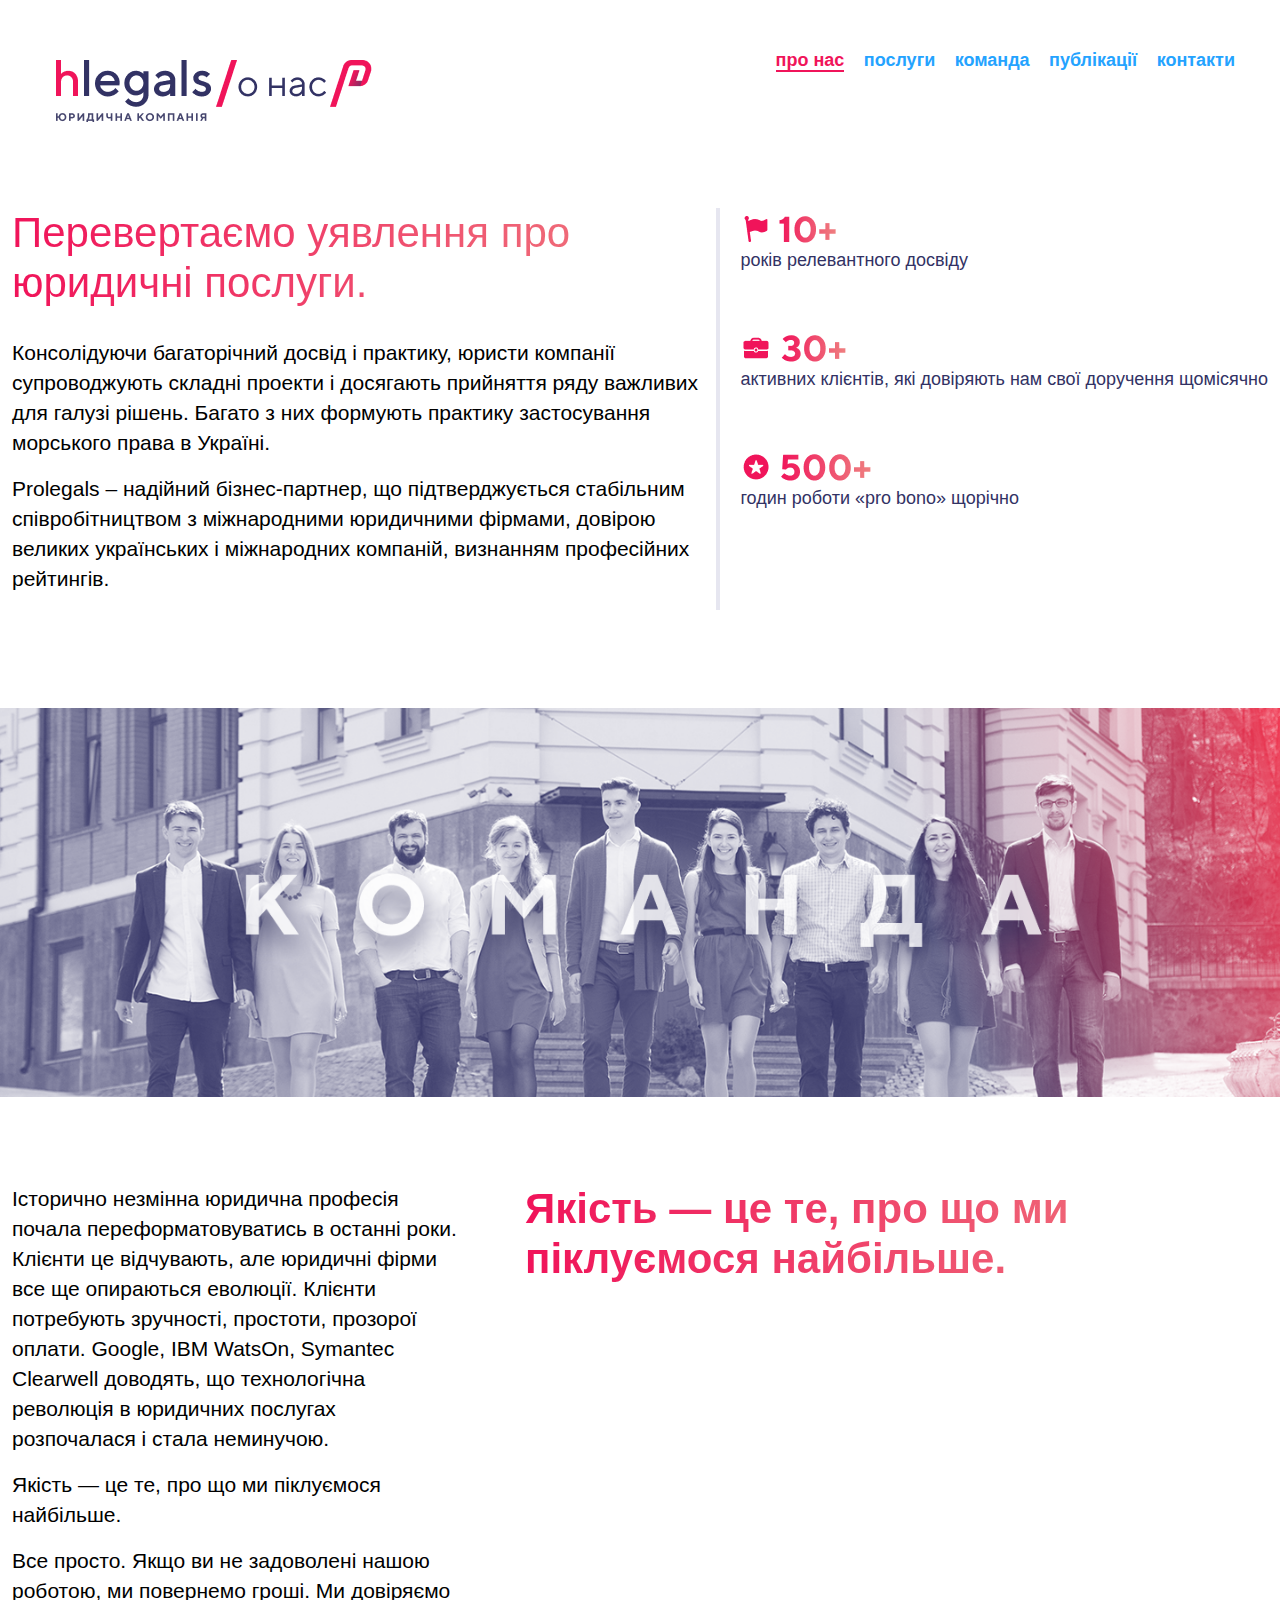
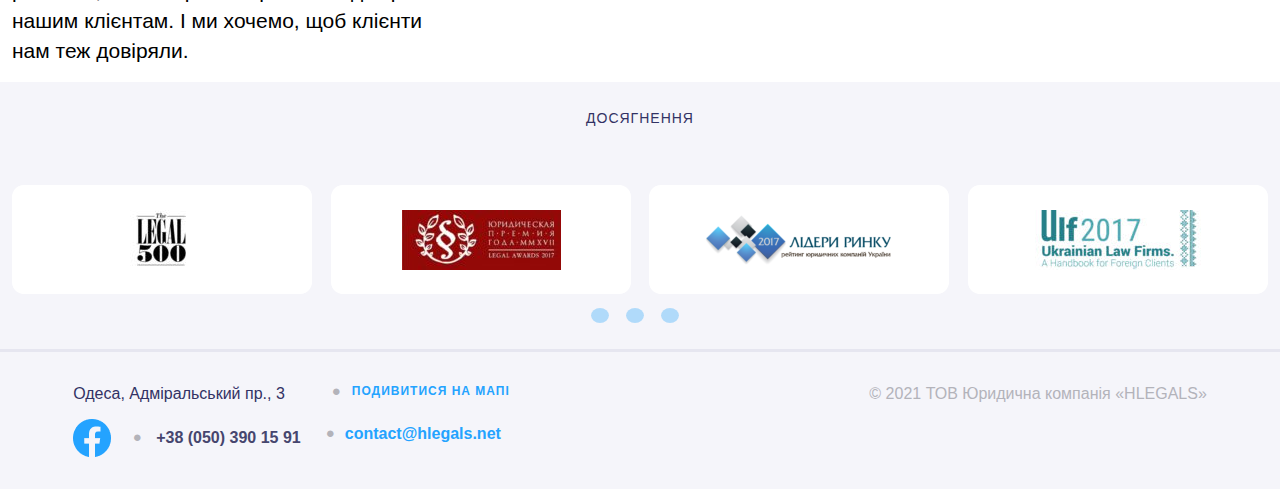
<file: pages/about.html>
<!DOCTYPE html>
<html lang="en">
<head>
    <meta charset="UTF-8">
    <meta http-equiv="X-UA-Compatible" content="IE=edge">
    <meta name="viewport" content="width=device-width, initial-scale=1.0">
    <link rel="preconnect" href="https://fonts.googleapis.com">
    <link rel="preconnect" href="https://fonts.gstatic.com" crossorigin>
    <link href="https://cdn.jsdelivr.net/npm/bootstrap@5.1.3/dist/css/bootstrap.min.css" rel="stylesheet" integrity="sha384-1BmE4kWBq78iYhFldvKuhfTAU6auU8tT94WrHftjDbrCEXSU1oBoqyl2QvZ6jIW3" crossorigin="anonymous">
    <link rel="stylesheet" href="../bootstrap/bootstrap.css">
    <link rel="stylesheet" href="../css/about.css">
    <title>Про нас</title>
</head>
<body>
    <header class="header">
                    <div class="header__container">
                        <div class="header__inner">
                     <a href="../index.html">   <img class="header__logo" src="/image/about logo.png" alt="header logo"></a>

                            <div class="nav">
                                <label for="toggle">&#9776;</label>
                                <input type="checkbox" id="toggle">

                                <div class="menu">
                                        <a href="../pages/about.html"><span class="about__span">про нас</span></a>
                                        <a href="../pages/services.html" target="_blank">послуги</a>
                                        <a href="../pages/team.html" target="_blank">команда</a>
                                        <a href="../pages/publish.html">публікації</a>
                                        <a href="../pages/contact.html">контакти</a>  
                                    </div>
                                </div>  
                        </div>      
                </div> 
       </header>

        <div class="about">
            <div class="container">
                <div class="about__block">
                    <div class="about__block-item--one">
                            <h2 class="block-item--title">Перевертаємо уявлення про юридичні послуги.</h2>
                            <p class="block-item--text">Консолідуючи багаторічний досвід і практику, юристи компанії супроводжують складні проекти і досягають прийняття ряду важливих для галузі рішень. Багато з них формують практику застосування морського права в Україні.</p>
                            <p class="block-item--text">Prolegals – надійний бізнес-партнер, що підтверджується стабільним співробітництвом з міжнародними юридичними фірмами, довірою великих українських і міжнародних компаній, визнанням професійних рейтингів.</p>
                        </div>
                    <div class="about__block-item--two">
                        <img class="block-item--two-pic" src="../image/Heading1.png" alt="header">
                        <p class="block-item--two-text">років релевантного досвіду</p>

                        <img class="block-item--two-pic" src="../image/Heading2.png" alt="header">
                        <p class="block-item--two-text">активних клієнтів, які довіряють нам свої доручення щомісячно</p>

                        <img class="block-item--two-pic" src="../image/Heading3.png" alt="header">
                        <p class="block-item--two-text">годин роботи «pro bono» щорічно</p>
                    </div>
                </div>
            </div>
        </div>

        <div class="photo">
            <img class="photo-item" src="../image/team.png" alt="team picture">
        </div>



        <div class="about__info">
            <div class="container">
                <div class="about__info-block">
                <div class="info-block__item-one">
                    <p  class="info-block__text">Історично незмінна юридична професія почала переформатовуватись в останні роки. Клієнти це відчувають, але юридичні фірми все ще опираються еволюції. Клієнти потребують зручності, простоти, прозорої оплати. Google, IBM WatsОn, Symantec Clearwell доводять, що технологічна революція в юридичних послугах розпочалася і стала неминучою.</p>
                    <p  class="info-block__text">Якість — це те, про що ми піклуємося найбільше.</p>
                    <p  class="info-block__text">Все просто. Якщо ви не задоволені нашою роботою, ми повернемо гроші. Ми довіряємо нашим клієнтам. І ми хочемо, щоб клієнти нам теж довіряли.</p>
                </div>

                <div class="info-block__item-two">
                    <h2 class="info-block__title">Якість — це те, про що ми піклуємося найбільше.</h2>
                </div>
                </div>
            </div>
        </div>

        <div class="achieve">
            <div class="container">

                <div id="carouselExampleIndicators" class="carousel slide" data-bs-ride="carousel">
                <div class="carousel-inner">
                    <h3 class="carousel__title">Досягнення</h3>
                    <div class="carousel-item active">
                        <div class="carousel-block">
                             <div> <img src="../image/achieve1.png" class="d-block w-100" alt="achievement company"></div>
                             <div> <img src="../image/achieve2.png" class="d-block w-100" alt="achievement company"></div>
                             <div> <img src="../image/achieve3.png" class="d-block w-100" alt="achievement company"></div>
                             <div> <img src="../image/achieve4.png" class="d-block w-100" alt="achievement company"></div> 
                        </div>  
                        
                        
                    </div> 
                   

                    <div class="carousel-item ">
                        <div class="carousel-block">
                             <div> <img src="../image/achieve1.png" class="d-block w-100" alt="achievement company"></div>
                             <div> <img src="../image/achieve2.png" class="d-block w-100" alt="achievement company"></div>
                             <div> <img src="../image/achieve3.png" class="d-block w-100" alt="achievement company"></div>
                             <div> <img src="../image/achieve4.png" class="d-block w-100" alt="achievement company"></div> 
                        </div>  
                        
                        
                    </div> 

                    <div class="carousel-item ">
                        <div class="carousel-block">
                             <div> <img src="../image/achieve1.png" class="d-block w-100" alt="achievement company"></div>
                             <div> <img src="../image/achieve2.png" class="d-block w-100" alt="achievement company"></div>
                             <div> <img src="../image/achieve3.png" class="d-block w-100" alt="achievement company"></div>
                             <div> <img src="../image/achieve4.png" class="d-block w-100" alt="achievement company"></div> 
                        </div>  
                        
                        
                    </div> 
                  
                    </div>
                    <ol class="carousel-indicators">
                        <li type="button" data-bs-target="#carouselExampleIndicators" data-bs-slide-to="0" class="active" aria-current="true" aria-label="Slide 1"></li>
                        <li type="button" data-bs-target="#carouselExampleIndicators" data-bs-slide-to="1" aria-label="Slide 2"></li>
                        <li type="button" data-bs-target="#carouselExampleIndicators" data-bs-slide-to="2" aria-label="Slide 3"></li>
                      </ol>
                  </div>
            </div>
        </div>

        <footer class="footer" id="footer">
            <div  class="footer__block1">
               <div>
                   <address class="footer-address">Одеса, Адміральський пр., 3</address>
                    <a href="#"><img src="../image/fb-vector.png" alt="facebook logo"></a>
                   <a class="footer-tel" href="tel:+380503901591"> +38 (050) 390 15 91</a>
                  
               </div>

               <div class="footer__block-info">
                  <a class="info-link" href="../pages/contact.html">подивитися на мапі</a>
                  <a class="info-link-mail" href="../pages/contact_popup.html">contact@hlegals.net</a>                    
               </div>


               <div class="footer__info-right">
                   <p>© 2021 ТОВ Юридична компанія «HLEGALS»</p>
               </div>
            </div>


   </footer>

   <script src="https://cdn.jsdelivr.net/npm/bootstrap@5.1.3/dist/js/bootstrap.bundle.min.js" integrity="sha384-ka7Sk0Gln4gmtz2MlQnikT1wXgYsOg+OMhuP+IlRH9sENBO0LRn5q+8nbTov4+1p" crossorigin="anonymous"></script>     
</body>
</html>
</file>
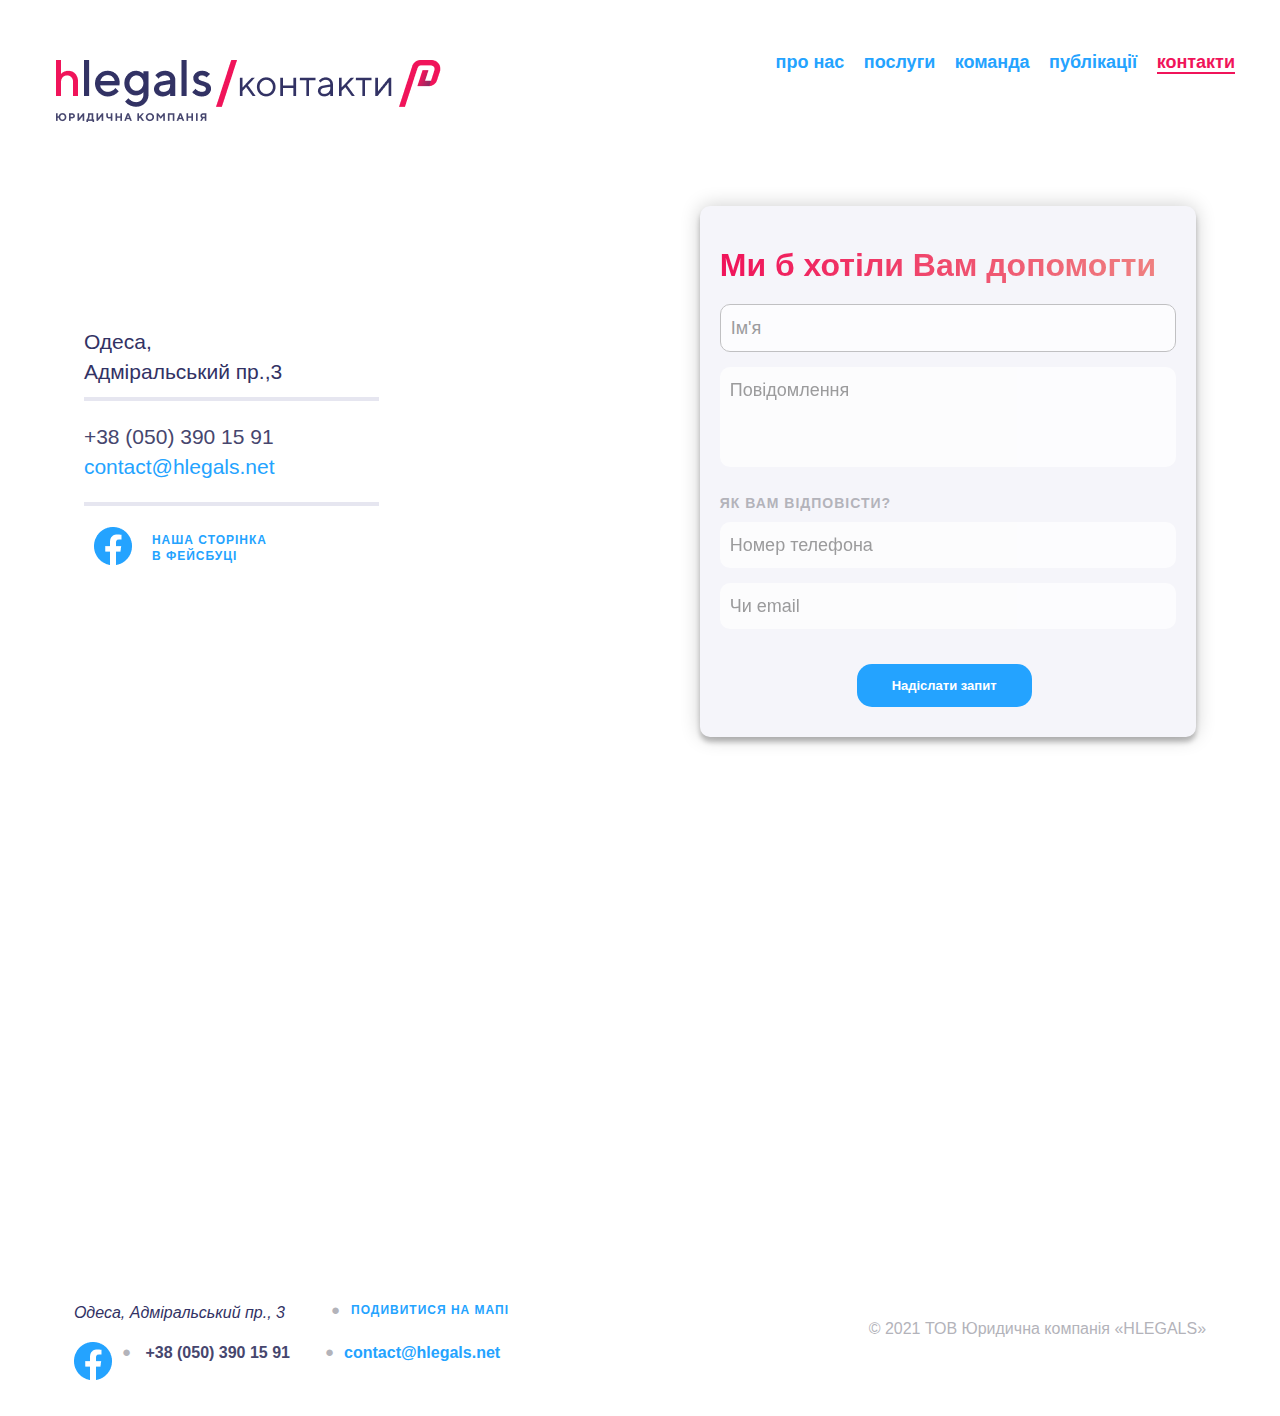
<file: pages/contact.html>
<!DOCTYPE html>
<html lang="en">
<head>
    <meta charset="UTF-8">
    <meta http-equiv="X-UA-Compatible" content="IE=edge">
    <meta name="viewport" content="width=device-width, initial-scale=1.0">
    <link rel="stylesheet" href="../css/contact.css">
    <title>Контакти</title>
</head>
<body>
    <header class="header">
        <div class="header__container">
            <div class="header__inner">
          <a href="../index.html">   <img class="header__logo" src="/image/contact_logo.png" alt="header logo"></a>

                  <div class="nav">
                       <label for="toggle">&#9776;</label>
                       <input type="checkbox" id="toggle">

                       <div class="menu">
                            <a href="../pages/about.html">про нас</a>
                            <a href="../pages/services.html">послуги</a>
                            <a href="../pages/team.html">команда</a>
                            <a href="../pages/publish.html">публікації</a>
                            <a href="../pages/contact.html"><span class="contact__span">контакти</span></a>  
                          </div>
                    </div>  
   
            </div>
        </div>
       </header>



       <div class="contact">
           <div class="container">
               <div class="contact_block">

                   <div class="contact_block-item--one">
                        <div> 
                            <p class="block-item--one-text">Одеса,<br>Адміральський пр.,3</p>
                        </div> 
                         <div> 
                           <a class="block-item--one-tel" href="tel:+380503901591"> +38 (050) 390 15 91</a>
                         </div>

                          <div> 
                           <a class="block-item--one-mail" href="../pages/contact_popup.html">contact@hlegals.net</a>
                         </div> 

                          <div class="block-item--one-link">
                           <a href="#"><img src="../image/fb-vector.png" alt="fb sign link"></a>
                           <a  href="#"><h4>наша сторінка <br> в фейсбуці</h4></a>
                          </div>                        
                   </div>



                   <div class="contact_block-item--two">                      
                            <div class="container">  
                                <form id="contact" action="" method="post">
                                
                                <h2>Ми б хотіли Вам допомогти</h2>
                                <fieldset>
                                    <input placeholder="Ім'я" type="text" tabindex="1" required autofocus>
                                </fieldset>
                                
                                
                                <fieldset>
                                    <textarea placeholder="Повідомлення" tabindex="5" required></textarea>
                                </fieldset>
                                    <h4>Як вам відповісти?</h4>
                                <fieldset>
                                    <input placeholder="Номер телефона" type="tel" tabindex="3" required>
                                </fieldset>
                                <fieldset>
                                    <input placeholder="Чи email" type="email" tabindex="2" required>
                                </fieldset>


                                <fieldset>
                                    <button name="submit" type="submit" id="contact-submit" data-submit="...Sending">Надіслати запит</button>
                                </fieldset>                  
                                </form>
                            </div>
                </div>
               </div>
           </div>
       </div>

       <iframe src="https://www.google.com/maps/embed?pb=!1m18!1m12!1m3!1d23986.455455656283!2d30.726154437936756!3d46.43958901912861!2m3!1f0!2f0!3f0!3m2!1i1024!2i768!4f13.1!3m3!1m2!1s0x40c63396894457b7%3A0x7f6c5236cbcb70c8!2z0JDQtNC80LjRgNCw0LvRjNGB0LrQuNC5INC_0YDQvtGB0L8uLCAzLCDQntC00LXRgdGB0LAsINCe0LTQtdGB0YHQutCw0Y8g0L7QsdC70LDRgdGC0YwsIDY1MDAw!5e0!3m2!1sru!2sua!4v1650980404442!5m2!1sru!2sua" width="600" height="450" style="border:0;" allowfullscreen="" loading="lazy" referrerpolicy="no-referrer-when-downgrade"></iframe>



       <footer class="footer" >
        <div  class="footer__block1">
           <div >
               <address class="footer-address">Одеса, Адміральський пр., 3</address>
             
             
             <div class="footer__block1-item">
                <a href="#"><img src="../image/fb-vector.png" alt=""></a>
               <a class="footer-tel" href="tel:+380503901591"> +38 (050) 390 15 91</a>
             </div>  
              
           </div>

           <div class="footer__block-info">
              <a class="info-link" href="../pages/contact.html">подивитися на мапі</a>
              <a class="info-link-mail" href="../pages/contact_popup.html">contact@hlegals.net</a>                    
           </div>


           <div class="footer__info-right">
               <p>© 2021 ТОВ Юридична компанія «HLEGALS»</p>
           </div>
        </div>


</footer>




    </body>
</html>
</file>
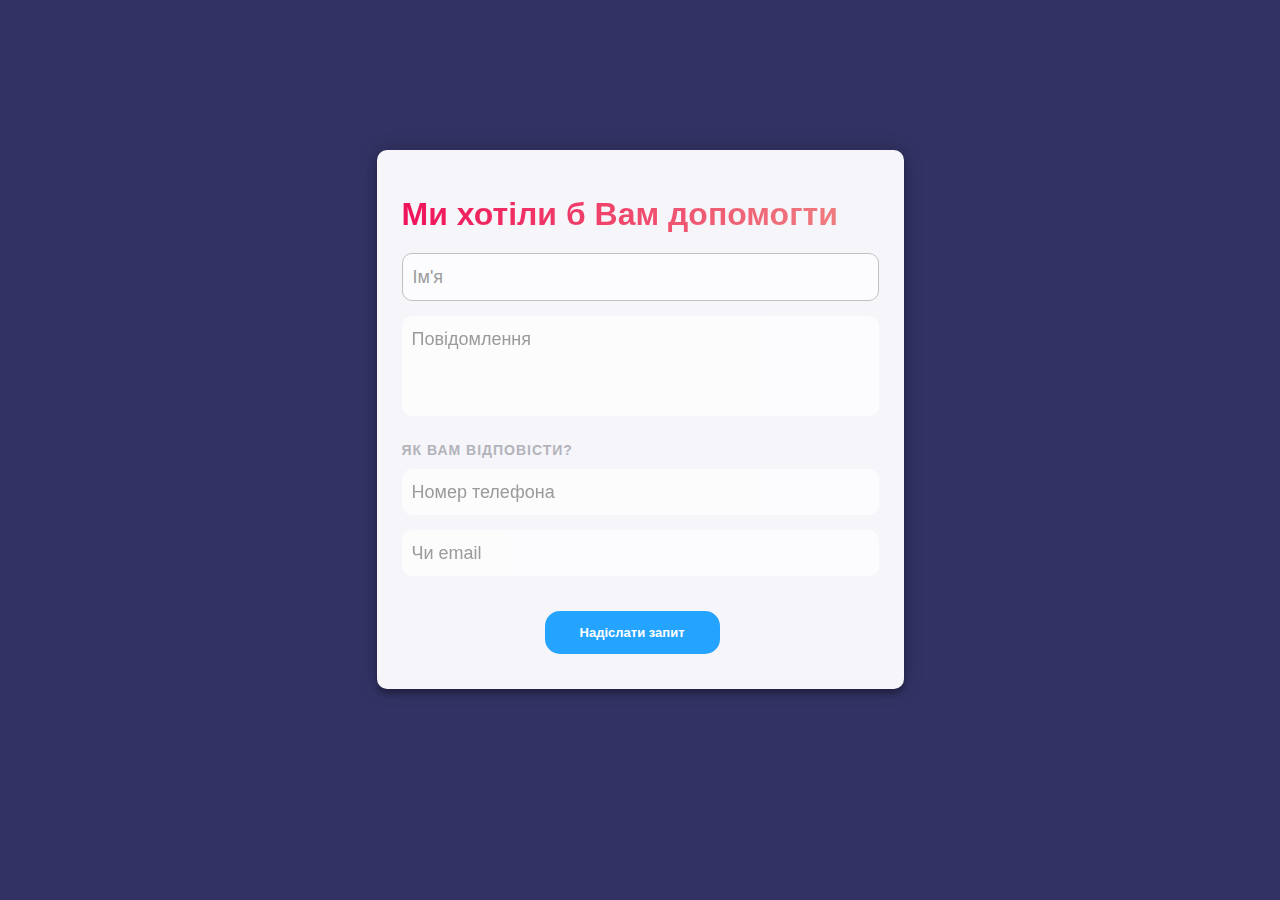
<file: pages/contact_popup.html>
<!DOCTYPE html>
<html lang="en">
<head>
    <meta charset="UTF-8">
    <meta http-equiv="X-UA-Compatible" content="IE=edge">
    <meta name="viewport" content="width=device-width, initial-scale=1.0">
    <link rel="preconnect" href="https://fonts.googleapis.com">
    <link rel="preconnect" href="https://fonts.gstatic.com" crossorigin>
    <link rel="stylesheet" href="../css/contact_popup.css">
    <title>Зв'яжіться з нами</title>
</head>
<body>
    

  <div class="container">  
    <form id="contact" action="" method="post">
    
      <h2>Ми хотіли б Вам допомогти</h2>
      <fieldset>
        <input placeholder="Ім'я" type="text" tabindex="1" required autofocus>
      </fieldset>
     
     
      <fieldset>
        <textarea placeholder="Повідомлення" tabindex="5" required></textarea>
      </fieldset>
        <h4>Як вам відповісти?</h4>
       <fieldset>
        <input placeholder="Номер телефона" type="tel" tabindex="3" required>
      </fieldset>
      <fieldset>
        <input placeholder="Чи email" type="email" tabindex="2" required>
      </fieldset>


      <fieldset>
        <button name="submit" type="submit" id="contact-submit" data-submit="...Sending">Надіслати запит</button>
      </fieldset>
    
    </form>
  </div>



</body>
</html>
</file>
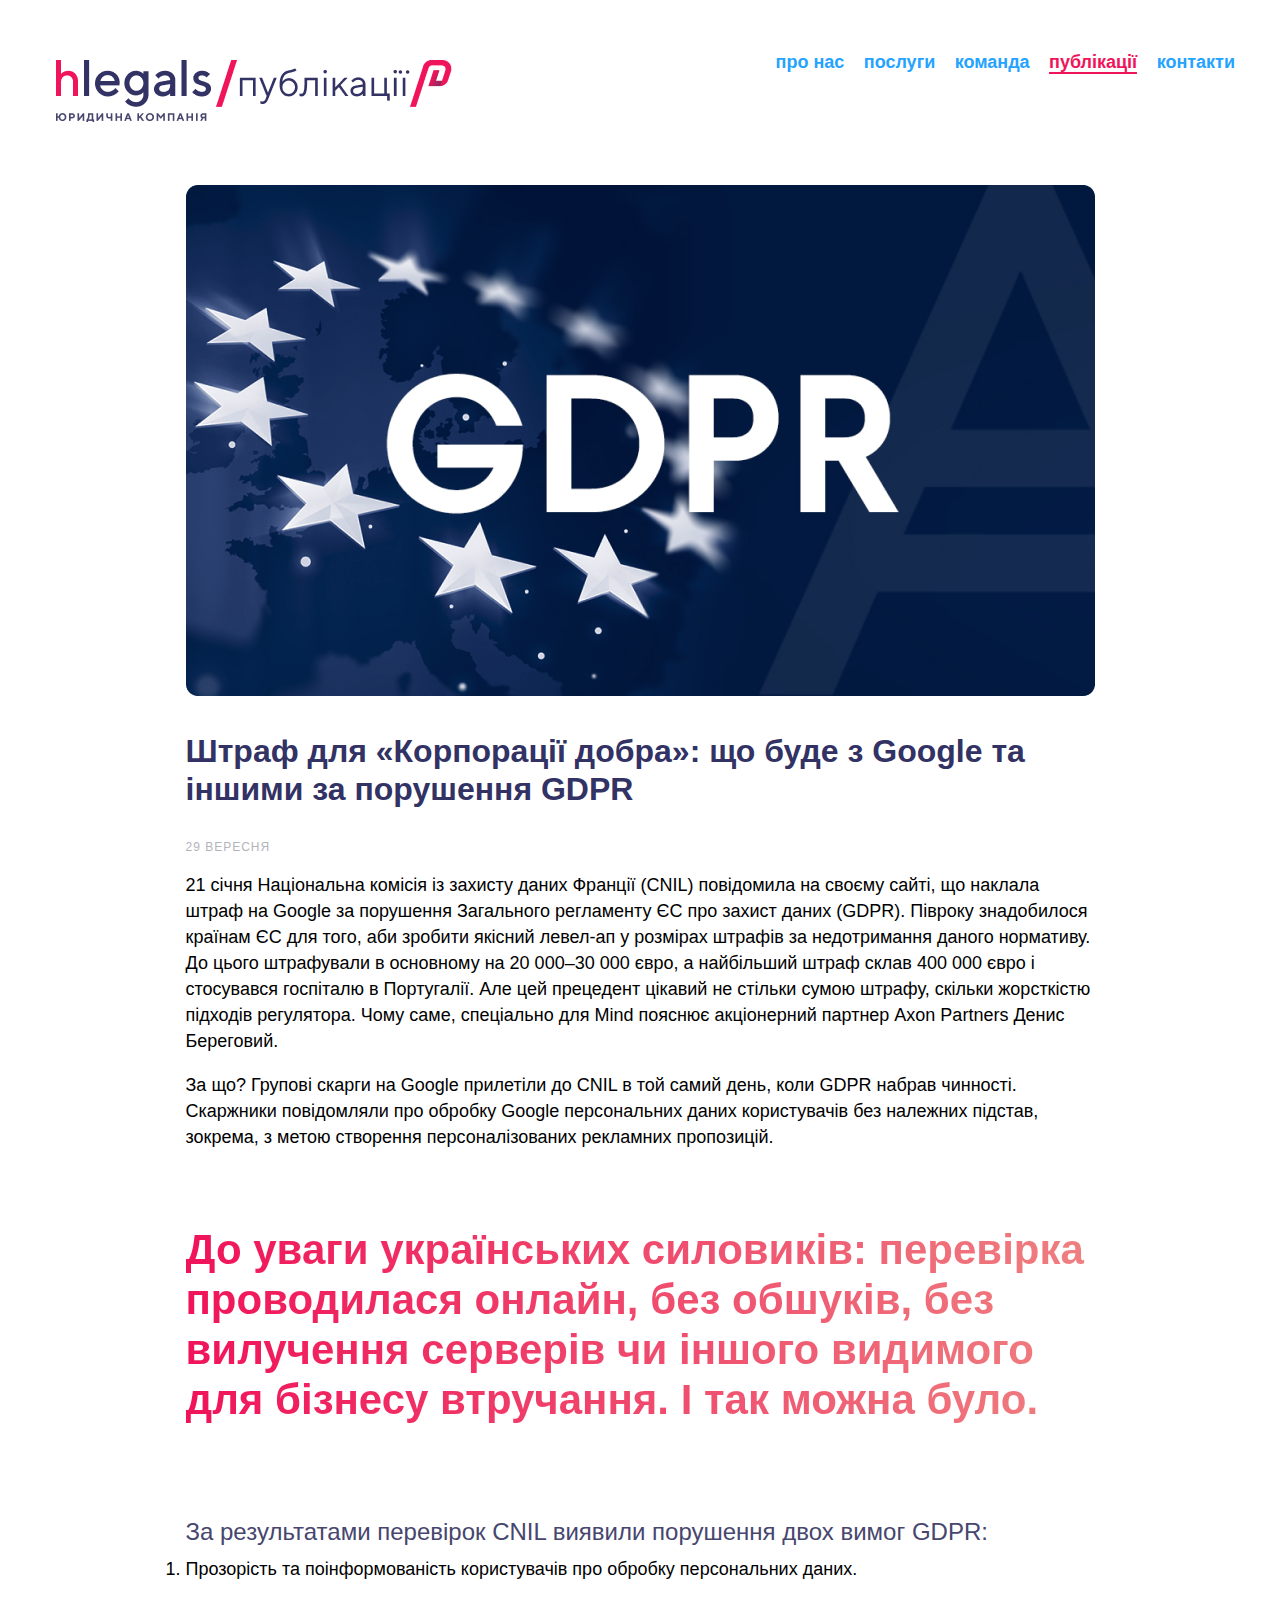
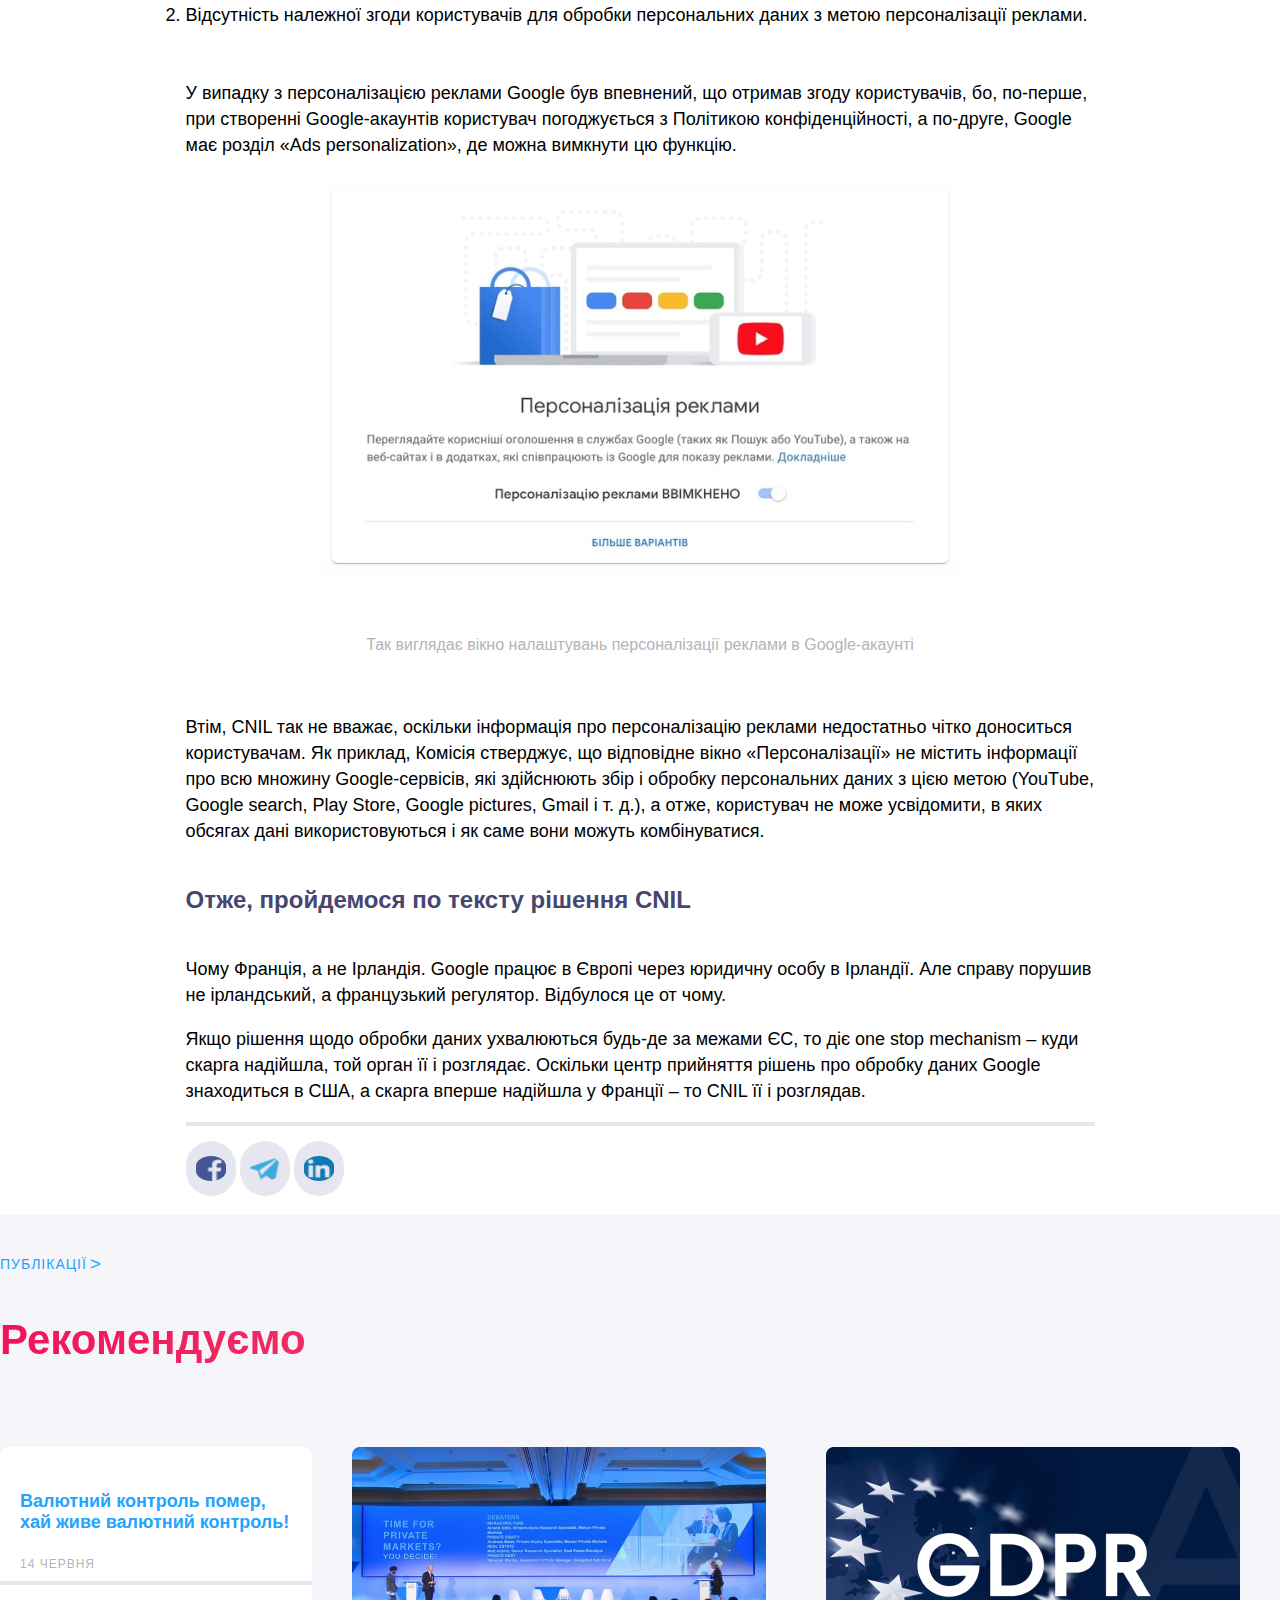
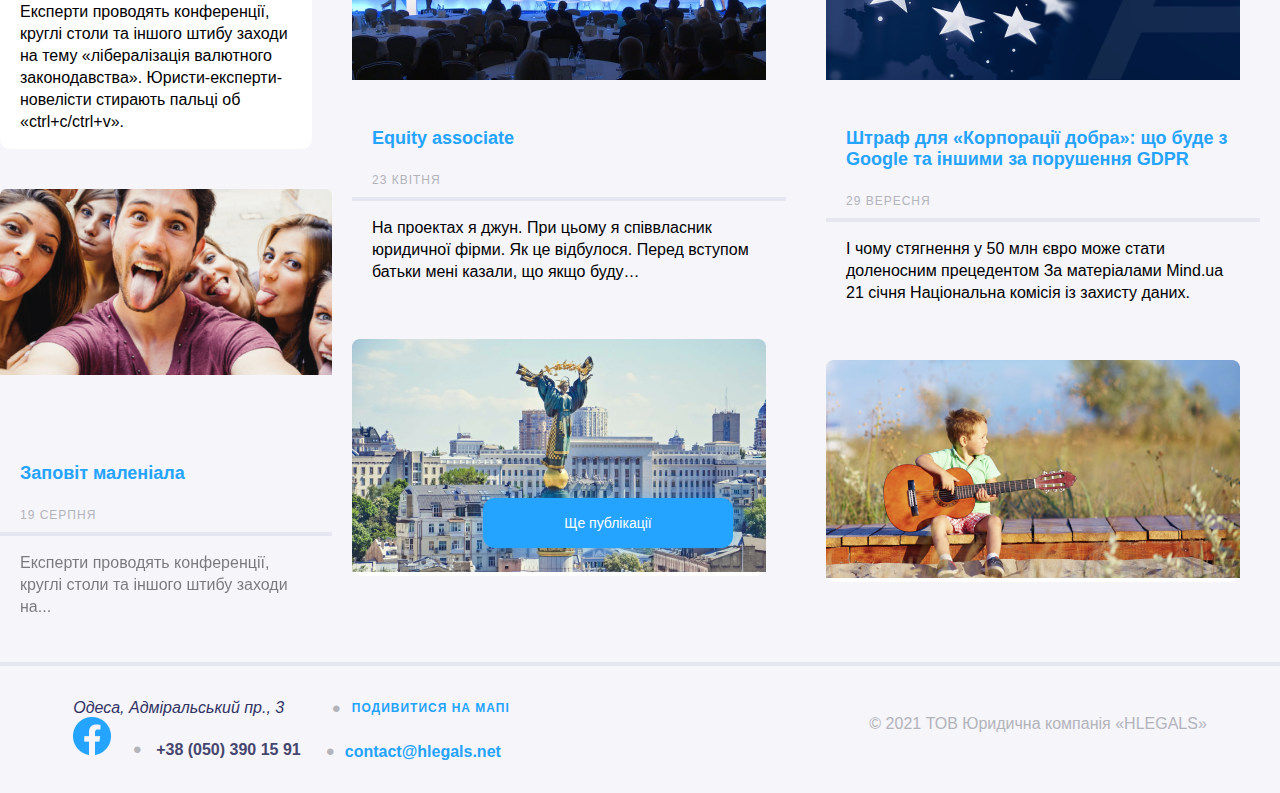
<file: pages/publish.html>
<!DOCTYPE html>
<html lang="en">
<head>
    <meta charset="UTF-8">
    <meta http-equiv="X-UA-Compatible" content="IE=edge">
    <meta name="viewport" content="width=device-width, initial-scale=1.0">
    <link rel="preconnect" href="https://fonts.googleapis.com">
    <link rel="preconnect" href="https://fonts.gstatic.com" crossorigin>
    <link rel="stylesheet" href="../css/publish.css">
    <title>Публікації</title>
</head>
<body>
      <header class="header">
        <div class="header__container">
            <div class="header__inner">
           <a href="../index.html">  <img class="header__logo" src="../image/publish _logo.png" alt="publish logo"></a>

                  <div class="nav">
                       <label for="toggle">&#9776;</label>
                       <input type="checkbox" id="toggle">

                       <div class="menu">
                            <a href="../pages/about.html"  target="_blank">про нас</a>
                            <a href="../pages/services.html" target="_blank">послуги</a>
                            <a href="../pages/team.html"  target="_blank">команда</a>
                            <a href="../publish.html"  target="_blank"><span class="publish__span"> публікації</span></a>
                            <a href="../pages/contact.html"  target="_blank">контакти</a>  
                          </div>
                    </div>     
                </div>
            </div>
       </header>

       <div class="publish-in">
           <div class="container">
               <div class="publish__intro">
                   <img class="intro__pic" src="../image/GDPR.png" alt="gdpr compamy picture">
                   <h3  class="intro__title">Штраф для «Корпорації добра»: що буде з Google та іншими за порушення GDPR</h3>
                   <p  class="intro__text" >29 вересня</p>
               </div>

               <div class="publish__info">
                   <p class="publish__info-text">21 січня Національна комісія із захисту даних Франції (СNIL) повідомила на своєму сайті, що наклала штраф на Google за порушення Загального регламенту ЄС про захист даних (GDPR). Півроку знадобилося країнам ЄС для того, аби зробити якісний левел-ап у розмірах штрафів за недотримання даного нормативу. До цього штрафували в основному на 20 000–30 000 євро, а найбільший штраф склав 400 000 євро і стосувався госпіталю в Португалії. Але цей прецедент цікавий не стільки сумою штрафу, скільки жорсткістю підходів регулятора. Чому саме, спеціально для Mind пояснює акціонерний партнер Axon Partners Денис Береговий.</p>
                   <p class="publish__info-text">За що? Групові скарги на Google прилетіли до СNIL в той самий день, коли GDPR набрав чинності. Скаржники повідомляли про обробку Google персональних даних користувачів без належних підстав, зокрема, з метою створення персоналізованих рекламних пропозицій.</p>
                   <h2 class="publish__info-title">До уваги українських силовиків: перевірка проводилася онлайн, без обшуків, без вилучення серверів чи іншого видимого для бізнесу втручання. І так можна було.</h2>
                   
                   <ol class="publish__info-subtitle"> За результатами перевірок СNIL виявили порушення двох вимог GDPR:
                        <li class="publish__info-text">Прозорість та поінформованість користувачів про обробку персональних даних.</li>
                        <li class="publish__info-text"> Відсутність належної згоди користувачів для обробки персональних даних з метою персоналізації реклами.</li>
                    </ol>

                    <p class="publish__info-text">У випадку з персоналізацією реклами Google був впевнений, що отримав згоду користувачів, бо, по-перше, при створенні Google-aкаунтів користувач погоджується з Політикою конфіденційності, а по-друге, Google має розділ «Ads personalization», де можна вимкнути цю функцію.</p>
                   
                    <div class="publish__info-pic">
                        <img src="../image/publish__info.png" alt="publish info">
                    </div>
                 
                    <p class="publish__info-subtext">Так виглядає вікно налаштувань персоналізації реклами в Google-акаунті</p>

                   <p class="publish__info-text">Втім, CNIL так не вважає, оскільки інформація про персоналізацію реклами недостатньо чітко доноситься користувачам. Як приклад, Комісія стверджує, що відповідне вікно «Персоналізації» не містить інформації про всю множину Google-сервісів, які здійснюють збір і обробку персональних даних з цією метою (YouТube, Google search, Play Store, Google pictures, Gmail і т. д.), а отже, користувач не може усвідомити, в яких обсягах дані використовуються і як саме вони можуть комбінуватися.</p>
              
                   <h3 class="publish__info-subtitle">Отже, пройдемося по тексту рішення СNIL</h3>

                   <p class="publish__info-text">Чому Франція, а не Ірландія. Google працює в Європі через юридичну особу в Ірландії. Але справу порушив не ірландський, а французький регулятор. Відбулося це от чому.</p>
                   <p class="publish__info-text">Якщо рішення щодо обробки даних ухвалюються будь-де за межами ЄС, то діє one stop mechanism – куди скарга надійшла, той орган її і розглядає. Оскільки центр прийняття рішень про обробку даних Google знаходиться в США, а скарга вперше надійшла у Франції – то CNIL її і розглядав.</p> 
            
                    <div class="publish_social">
                            <a href="#"><img src="../image/publish_social-fb(3).png" alt="facebook link"></a>
                            <a href="#"><img src="../image/publish_social-tw.png" alt="twitter link"></a>   
                            <a href="#"><img src="../image/publish_social-in.png" alt="linkedIn link"></a>
                    </div>
                </div>
           </div>
       </div> 
       
       <div class="publish">
        <div class="publish_container">
 
                 <div class="publish-link">
                     <a href="../pages/publish.html">Публікації</a>
                 </div>
                 <h3 class="publish-title">Рекомендуємо</h3>
 
         <div class="publish__block">
                     <div class="publish__item1">
                         <div  class="publish__item-dev" >
                             <h4 class="publish__item-title">Валютний контроль помер, хай живе валютний контроль!</h4>
                             <p class="publish__item-data">14 червня</p>
                             <p class="publish__item-text">Експерти проводять конференції, круглі столи та іншого штибу заходи на тему «лібералізація валютного законодавства». Юристи-експерти-новелісти стирають пальці об «ctrl+c/ctrl+v».</p>
                         </div>
                         <div>
                             <img class="publish__item-img" src="../image/publish.png" alt="publish picture">
                             <h4 class="publish__item-title">Заповіт маленіала</h4>
                             <p class="publish__item-data">19 серпня</p>
                             <p class="publish__item-text"><span style="opacity:0.5"> Експерти проводять конференції, круглі столи та іншого штибу заходи на...</span></p>
                         </div>
                     </div>
 
 
                         <div class="publish__item2">
                           
                             <div>
                                 <img src="../image/publish2.png" alt="publish picture">
                                 <h4 class="publish__item-title">Equity associate</h4>
                                 <p class="publish__item-data">23 квітня</p>
                                 <p class="publish__item-text">На проектах я джун. При цьому я співвласник юридичної фірми. Як це відбулося. Перед вступом батьки мені казали, що якщо буду…</p>
                             </div> 
                             
                             <div class="publish__item-dev" >
                                <img src="../image/publish3.png" alt="publish picture">
                             </div>
 
                         </div> 
 
 
                         <div class="publish__item3">
                             <div>
                                 <img src="../image/publish4.png" alt="publish picture">
                                 <h4 class="publish__item-title">Штраф для «Корпорації добра»: що буде з Google та іншими за порушення GDPR</h4>
                                 <p class="publish__item-data">29 вересня</p>
                                 <p class="publish__item-text">І чому стягнення у 50 млн євро може стати доленосним прецедентом За матеріалами Mind.ua 21 січня Національна комісія із захисту даних.</p>
                             </div> 
                             
                             <div class="publish__item-dev" >
                                 <img src="../image/publish5.png" alt="publish picture">
                             </div>
 
                         </div> 
 
                        <a href="../pages/publish_more.html"><button class="button">Ще публікації</button></a> 
             </div>

<footer class="footer">
    <div  class="footer__block1">
       <div>
           <address class="footer-address">Одеса, Адміральський пр., 3</address>
            <a href="#"><img src="../image/fb-vector.png" alt=""></a>
           <a class="footer-tel" href="tel:+380503901591"> +38 (050) 390 15 91</a>
          
       </div>

       <div class="footer__block-info">
           <div> <a class="info-link" href="../pages/contact.html">подивитися на мапі</a></div>
         
          <a class="info-link-mail" href="../pages/contact_popup.html">contact@hlegals.net</a>                    
       </div>


       <div class="footer__info-right">
           <p>© 2021 ТОВ Юридична компанія «HLEGALS»</p>
       </div>
    </div>


</footer>


</body>
</html>
</file>
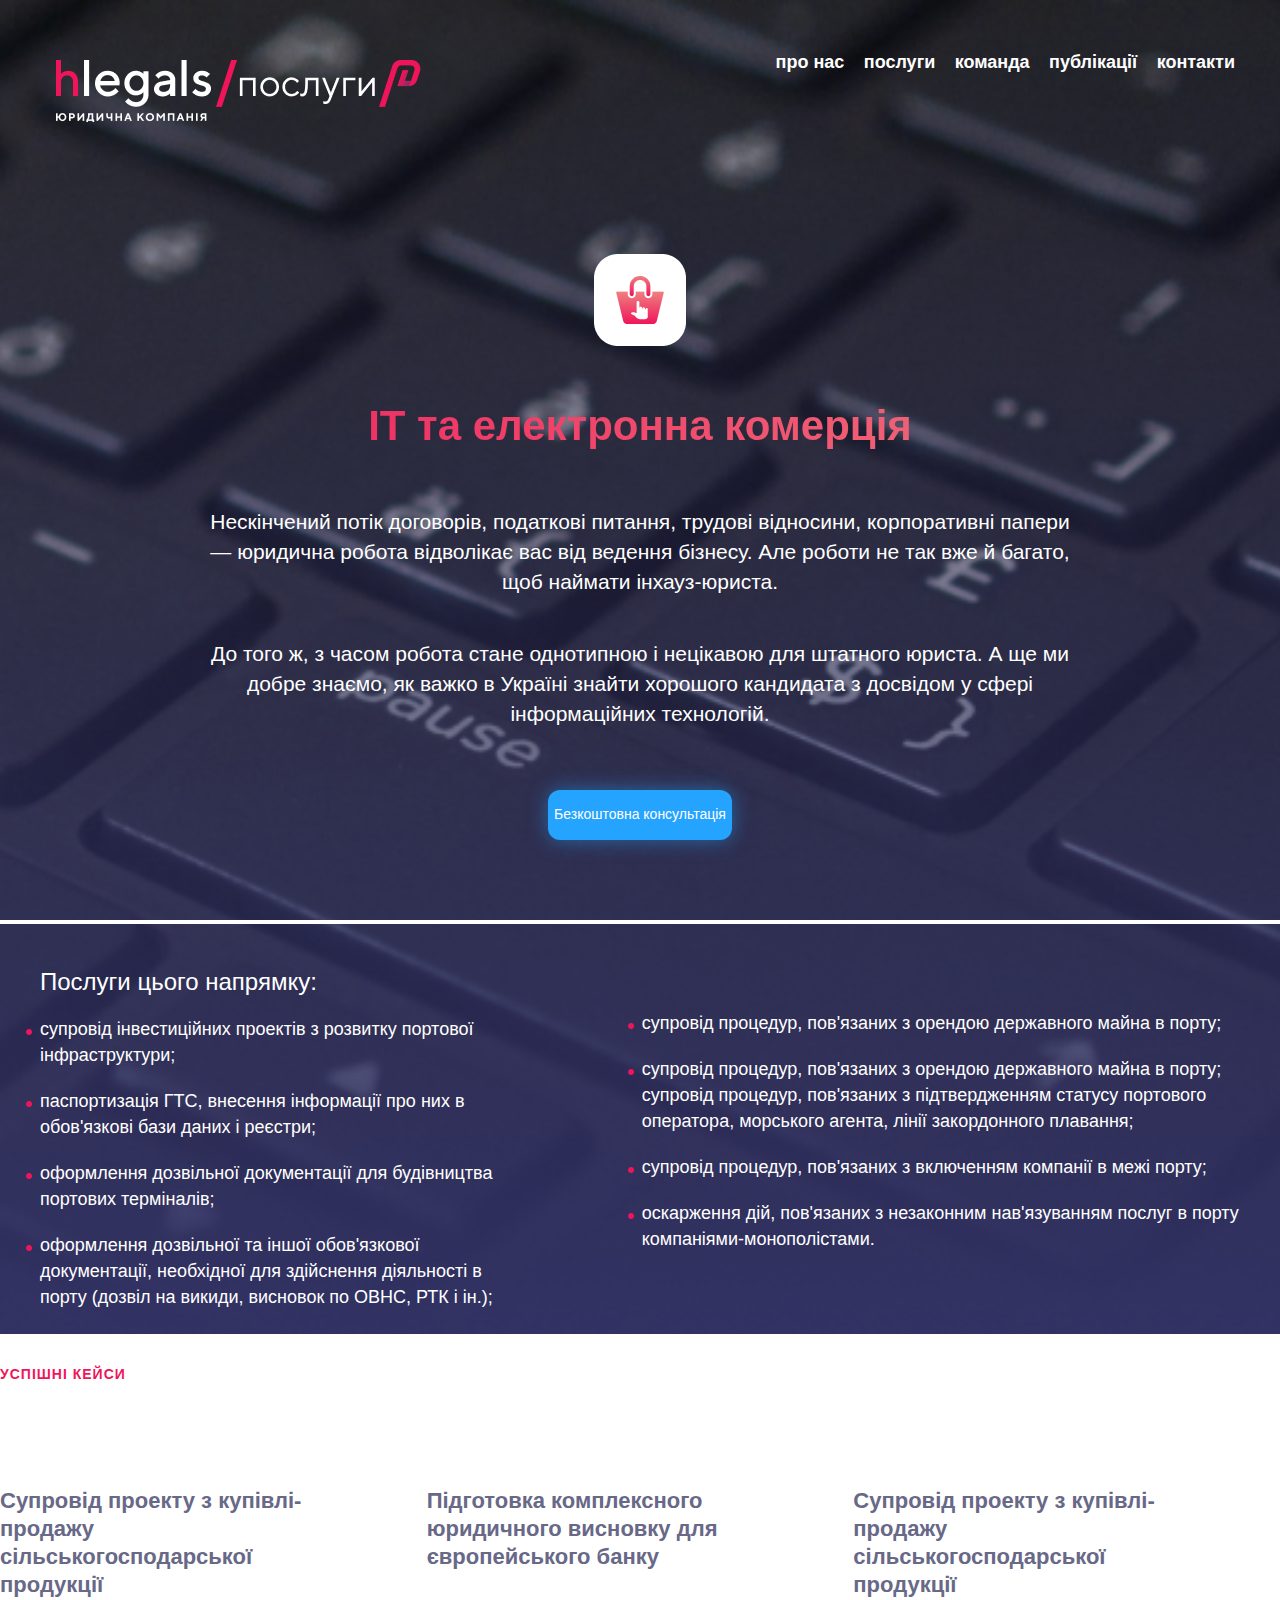
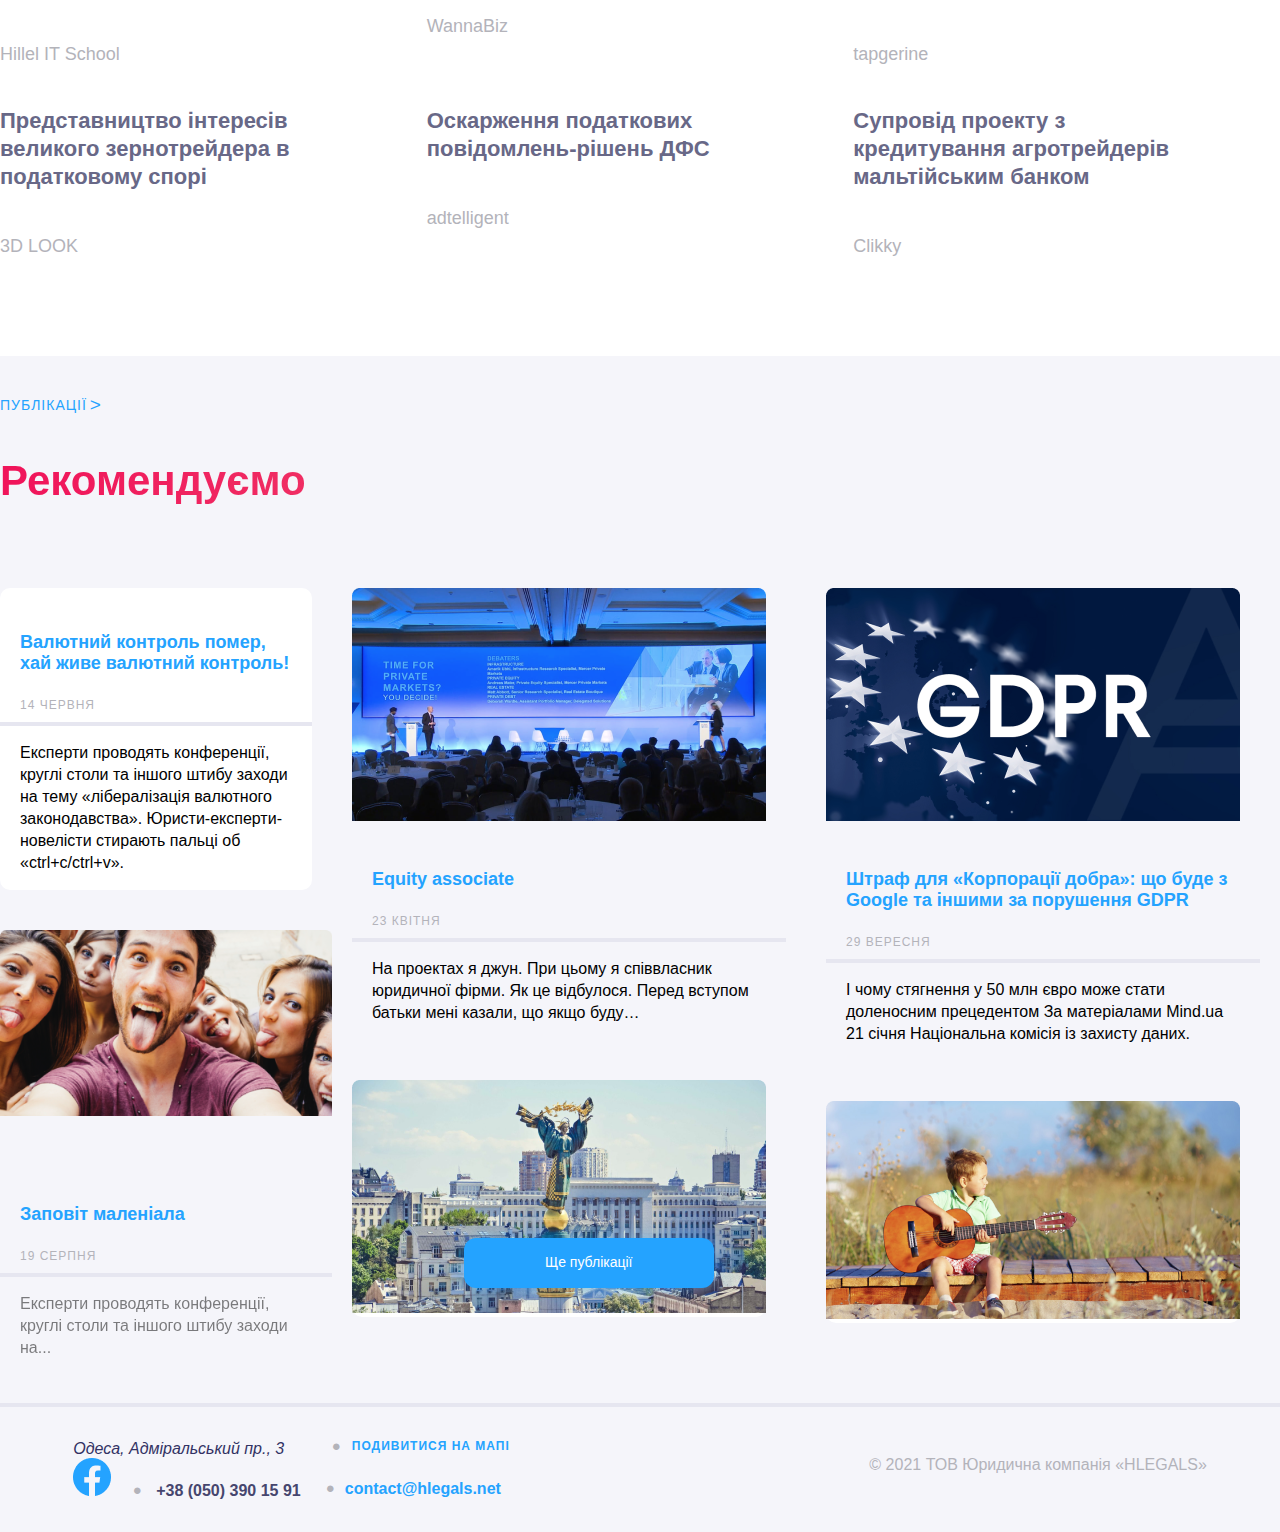
<file: pages/serviceIT.html>
<!DOCTYPE html>
<html lang="en">
<head>
    <meta charset="UTF-8">
    <meta http-equiv="X-UA-Compatible" content="IE=edge">
    <meta name="viewport" content="width=device-width, initial-scale=1.0">
    <link rel="preconnect" href="https://fonts.googleapis.com">
    <link rel="preconnect" href="https://fonts.gstatic.com" crossorigin>
    <link rel="stylesheet" href="../css/serviceIT.css">
    <title>IT та електронна комерція</title>
</head>
<body>
     <header class="header">
        <div class="header__container">
            <div class="header__inner">
          <a href="../index.html">   <img class="header__logo" src="../image/it-service-logo.png" alt="header logo"></a>

                  <div class="nav">
                       <label for="toggle">&#9776;</label>
                       <input type="checkbox" id="toggle">

                       <div class="menu">
                            <a href="../index.html">про нас</a>
                            <a href="../pages/services.html"><span class="services__span">послуги</span></a>
                            <a href="../pages/team.html">команда</a>
                            <a href="../pages/publish.html">публікації</a>
                            <a href="/contacts/">контакти</a>  
                          </div>
                    </div>    
                </div>   
            </div> 



            <div class="header__container-block">   
                    <img  class="header__container-img" src="../image/service_icon.png" alt="front picture">
                    <h2 class="header__container-title">IT та електронна комерція</h2>
                    <p class="header__container-text">Нескінчений потік договорів, податкові питання, трудові відносини, корпоративні папери — юридична робота відволікає вас від ведення бізнесу. Але роботи не так вже й багато, щоб наймати інхауз-юриста.</p>
                    <p class="header__container-text">До того ж, з часом робота стане однотипною і нецікавою для штатного юриста. А ще ми добре знаємо, як важко в Україні знайти хорошого кандидата з досвідом у сфері інформаційних технологій.</p>
                    <a   href="../pages/contact_popup.html">
                      <button class="header__container-button">Безкоштовна консультація</button>
                    </a>
            </div>      
       </div> 

       <div class="header__info">
           <div class="container">
               <div class="info__block">
                   <div class="info__block-item--one">
                            <ul class="block-item--one-title"> Послуги цього напрямку:
                                <li class="block-item--one-text">супровід інвестиційних проектів з розвитку портової інфраструктури; </li>
                                <li class="block-item--one-text">паспортизація ГТС, внесення інформації про них в обов'язкові бази даних і реєстри; </li>
                                <li class="block-item--one-text">оформлення дозвільної документації для будівництва портових терміналів;</li>
                                <li class="block-item--one-text">оформлення дозвільної та іншої обов'язкової документації, необхідної для здійснення діяльності в порту (дозвіл на викиди, висновок по ОВНС, РТК і ін.);</li>
                            </ul>
                   </div>

                   <div class="info__block-item--two">
                       <ul>
                           <li class="block-item--one-text">супровід процедур, пов'язаних з орендою державного майна в порту;</li>
                           <li class="block-item--one-text">супровід процедур, пов'язаних з орендою державного майна в порту; супровід процедур, пов'язаних з підтвердженням статусу портового оператора, морського агента, лінії закордонного плавання;</li>
                           <li class="block-item--one-text">супровід процедур, пов'язаних з включенням компанії в межі порту;</li>
                           <li class="block-item--one-text">оскарження дій, пов'язаних з незаконним нав'язуванням послуг в порту компаніями-монополістами.</li>
                        </ul>
                </div>
               </div>
           </div>
       </div>
  



     </header>

     <div class="work">
        <div class="container">
            <h3 class="work__title">успішні кейси</h3>
                <div class="work__block">
                    <div class="work__block-item">
                        <h3 class="block-item__title">Супровід проекту з купівлі-продажу сільськогосподарської продукції</h3>
                        <p class="block-item__text">Hillel IT School</p>
                    </div>

                    <div class="work__block-item">
                        <h3 class="block-item__title">Підготовка комплексного юридичного висновку для європейського банку</h3>
                        <p class="block-item__text">WannaBiz</p>
                    </div>

                    <div class="work__block-item">
                        <h3 class="block-item__title">Супровід проекту з купівлі-продажу сільськогосподарської продукції</h3>
                        <p class="block-item__text">tapgerine</p>
                    </div>

                    <div class="work__block-item">
                        <h3 class="block-item__title">Представництво інтересів великого зернотрейдера в податковому спорі</h3>
                        <p class="block-item__text">3D LOOK</p>
                    </div>

                    <div class="work__block-item">
                        <h3 class="block-item__title">Оскарження податкових повідомлень-рішень ДФС</h3>
                        <p class="block-item__text">adtelligent</p>
                    </div>

                    <div class="work__block-item">
                        <h3 class="block-item__title">Супровід проекту з кредитування агротрейдерів мальтійським банком</h3>
                        <p class="block-item__text">Clikky</p>
                    </div>
                </div>
        </div>
    </div>

    <div class="publish">
        <div class="publish_container">
 
                 <div class="publish-link">
                     <a href="../pages/publish.html">Публікації</a>
                 </div>
                 <h3 class="publish-title">Рекомендуємо</h3>
 
         <div class="publish__block">
                     <div class="publish__item1">
                         <div  class="publish__item-dev" >
                             <h4 class="publish__item-title">Валютний контроль помер, хай живе валютний контроль!</h4>
                             <p class="publish__item-data">14 червня</p>
                             <p class="publish__item-text">Експерти проводять конференції, круглі столи та іншого штибу заходи на тему «лібералізація валютного законодавства». Юристи-експерти-новелісти стирають пальці об «ctrl+c/ctrl+v».</p>
                         </div>
                         <div>
                             <img class="publish__item-img" src="../image/publish.png" alt="publish picture">
                             <h4 class="publish__item-title">Заповіт маленіала</h4>
                             <p class="publish__item-data">19 серпня</p>
                             <p class="publish__item-text"><span style="opacity:0.5"> Експерти проводять конференції, круглі столи та іншого штибу заходи на...</span></p>
                         </div>
                     </div>
 
 
                         <div class="publish__item2">
                           
                             <div>
                                 <img src="../image/publish2.png" alt="publish picture">
                                 <h4 class="publish__item-title">Equity associate</h4>
                                 <p class="publish__item-data">23 квітня</p>
                                 <p class="publish__item-text">На проектах я джун. При цьому я співвласник юридичної фірми. Як це відбулося. Перед вступом батьки мені казали, що якщо буду…</p>
                             </div> 
                             
                             <div class="publish__item-dev" >
                                <img src="../image/publish3.png" alt="publish picture">
                             </div>
 
                         </div> 
 
 
                         <div class="publish__item3">
                             <div>
                                 <img src="../image/publish4.png" alt="publish picture">
                                 <h4 class="publish__item-title">Штраф для «Корпорації добра»: що буде з Google та іншими за порушення GDPR</h4>
                                 <p class="publish__item-data">29 вересня</p>
                                 <p class="publish__item-text">І чому стягнення у 50 млн євро може стати доленосним прецедентом За матеріалами Mind.ua 21 січня Національна комісія із захисту даних.</p>
                             </div> 
                             
                             <div class="publish__item-dev" >
                                 <img src="../image/publish5.png" alt="publish picture">
                             </div>
 
                         </div> 
 
                        <a href="#"><button class="button">Ще публікації</button></a> 
             </div>



             <footer class="footer">
                <div  class="footer__block1">
                   <div>
                       <address class="footer-address">Одеса, Адміральський пр., 3</address>
                        <a href="#"><img src="../image/fb-vector.png" alt=""></a>
                       <a class="footer-tel" href="tel:+380503901591"> +38 (050) 390 15 91</a>
                      
                   </div>
            
                   <div class="footer__block-info">
                      <a class="info-link" href="../pages/contact.html">подивитися на мапі</a>
                      <a class="info-link-mail" href="../pages/contact_popup.html">contact@hlegals.net</a>                    
                   </div>
            
            
                   <div class="footer__info-right">
                       <p>© 2021 ТОВ Юридична компанія «HLEGALS»</p>
                   </div>
                </div>
            
            
            </footer>




</body>
</html>
</file>
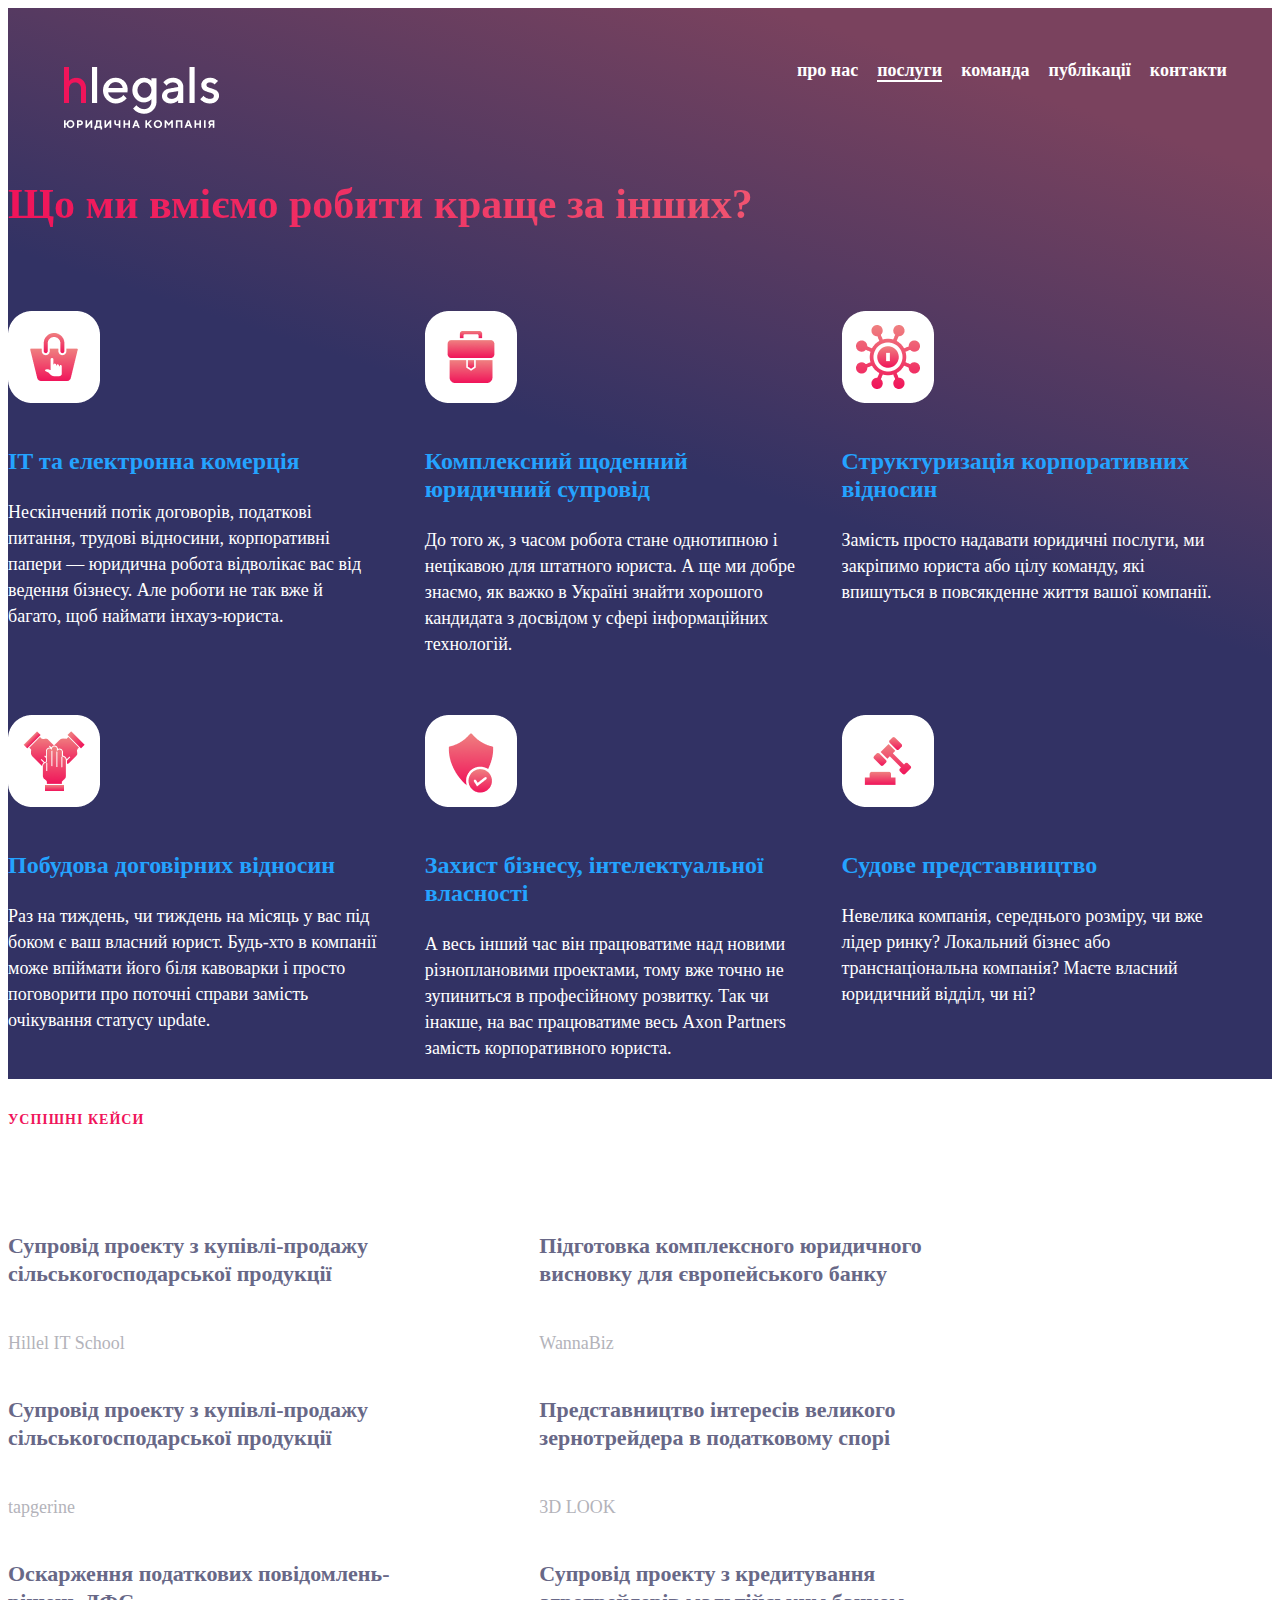
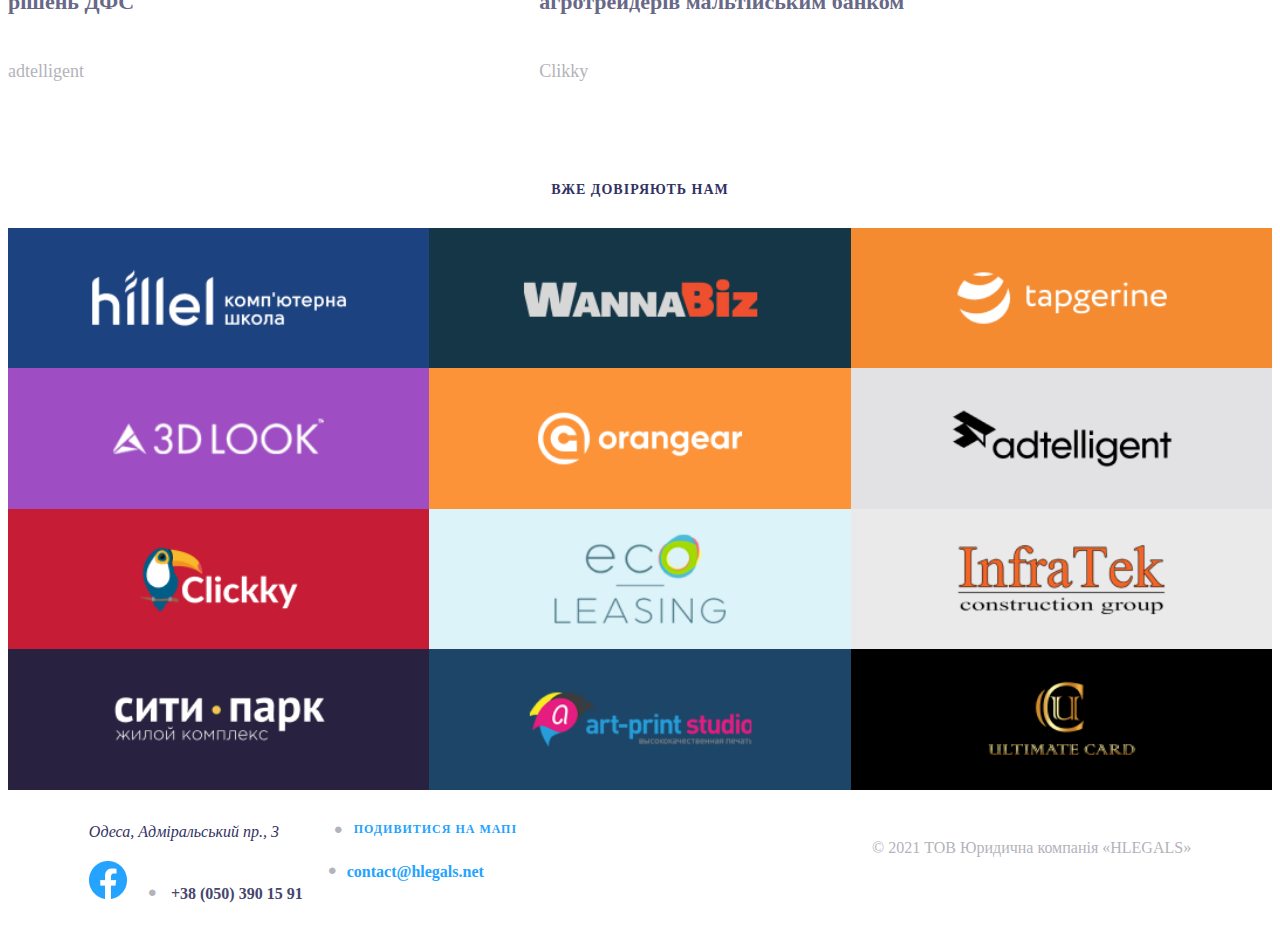
<file: pages/services.html>
<!DOCTYPE html>
<html lang="en">
<head>
    <meta charset="UTF-8">
    <meta http-equiv="X-UA-Compatible" content="IE=edge">
    <meta name="viewport" content="width=device-width, initial-scale=1.0">
    <link rel="preconnect" href="https://fonts.googleapis.com">
    <link rel="preconnect" href="https://fonts.gstatic.com" crossorigin>
    <link rel="stylesheet" href="../css/services.css">
    <title>Послуги</title>
</head>
<body>
    

    <header class="header">
        <div class="header__container">
            <div class="header__inner">
           <a href="../index.html">  <img class="header__logo" src="/image/logo.png" alt="header logo"></a>

                  <div class="nav">
                       <label for="toggle">&#9776;</label>
                       <input type="checkbox" id="toggle">

                       <div class="menu">
                            <a href="../pages/about.html">про нас</a>
                            <a href="../pages/services.html"><span class="services__span">послуги</span></a>
                            <a href="../pages/team.html">команда</a>
                            <a href="../pages/publish.html">публікації</a>
                            <a href="../pages/contact.html">контакти</a>  
                          </div>
                    </div>  
   
            </div>


        
       </div> 
  


    <div class="service">
        <div class="container">
            <h3 class="service__title">Що ми вміємо робити краще за інших?</h3>

            <div class="service__block">
                
                    <div class="service__block-item">
                        <img class="item__pic" src="../image/service_icon.png" alt="service icon">
                      <a href="../pages/serviceIT.html"> <h3 class="item__title">IT та електронна комерція </h3></a> 
                        <p class="item__text">Нескінчений потік договорів, податкові питання, трудові відносини, корпоративні папери — юридична робота відволікає вас від ведення бізнесу. Але роботи не так вже й багато, щоб наймати інхауз-юриста. </p>
                    </div>

                    <div class="service__block-item">
                        <img class="item__pic" src="../image/service_icon2 (2).png" alt="service icon">
                      <a href="../pages/serviceIT.html"> <h3 class="item__title">Комплексний щоденний юридичний супровід</h3></a> 
                        <p class="item__text">До того ж, з часом робота стане однотипною і нецікавою для штатного юриста. А ще ми добре знаємо, як важко в Україні знайти хорошого кандидата з досвідом у сфері інформаційних технологій.</p>
                    </div>

                    <div class="service__block-item">
                        <img class="item__pic" src="../image/service_icon3.png" alt="service icon">
                      <a href="../pages/serviceIT.html">  <h3 class="item__title">Структуризація корпоративних відносин </h3></a>
                        <p class="item__text">Замість просто надавати юридичні послуги, ми закріпимо юриста або цілу команду, які впишуться в повсякденне життя вашої компанії.  </p>
                    </div>

                    <div class="service__block-item">
                        <img class="item__pic" src="../image/service_icon4.png" alt="service icon">
                       <a href="../pages/serviceIT.html"> <h3 class="item__title">Побудовa договірних відносин</h3></a>
                        <p class="item__text">Раз на тиждень, чи тиждень на місяць у вас під боком є ваш власний юрист. Будь-хто в компанії може впіймати його біля кавоварки і просто поговорити про поточні справи замість очікування статусу update.

                        </p>
                    </div>

                    <div class="service__block-item">
                        <img class="item__pic" src="../image/service_icon5.png" alt="service icon">
                      <a href="../pages/serviceIT.html">  <h3 class="item__title">Захист бізнесу, інтелектуальної власності</h3></a>
                        <p class="item__text">А весь інший час він працюватиме над новими різноплановими проектами, тому вже точно не зупиниться в професійному розвитку. Так чи інакше, на вас працюватиме весь Axon Partners замість корпоративного юриста.</p>
                    </div>

                    <div class="service__block-item">
                        <img class="item__pic" src="../image/service_icon6.png" alt="service icon">
                       <a href="../pages/serviceIT.html"> <h3 class="item__title">Судове представництво</h3></a>
                        <p class="item__text">Невелика компанія, середнього розміру, чи вже лідер ринку? Локальний бізнес або транснаціональна компанія? Маєте власний юридичний відділ, чи ні? </p>
                    </div>
              </div>
          </div>
     </div>
      </header> 


      <div class="work">
        <div class="container">
            <h3 class="work__title">успішні кейси</h3>
                <div class="work__block">
                    <div class="work__block-item">
                        <h3 class="block-item__title">Супровід проекту з купівлі-продажу сільськогосподарської продукції</h3>
                        <p class="block-item__text">Hillel IT School</p>
                    </div>

                    <div class="work__block-item">
                        <h3 class="block-item__title">Підготовка комплексного юридичного висновку для європейського банку</h3>
                        <p class="block-item__text">WannaBiz</p>
                    </div>

                    <div class="work__block-item">
                        <h3 class="block-item__title">Супровід проекту з купівлі-продажу сільськогосподарської продукції</h3>
                        <p class="block-item__text">tapgerine</p>
                    </div>

                    <div class="work__block-item">
                        <h3 class="block-item__title">Представництво інтересів великого зернотрейдера в податковому спорі</h3>
                        <p class="block-item__text">3D LOOK</p>
                    </div>

                    <div class="work__block-item">
                        <h3 class="block-item__title">Оскарження податкових повідомлень-рішень ДФС</h3>
                        <p class="block-item__text">adtelligent</p>
                    </div>

                    <div class="work__block-item">
                        <h3 class="block-item__title">Супровід проекту з кредитування агротрейдерів мальтійським банком</h3>
                        <p class="block-item__text">Clikky</p>
                    </div>
                </div>


        </div>
    </div>


<div class="companies">

<div class="companies__block">
<h3 class="companies__block-title">вже довіряють нам</h3>
<div class="companies__block-pic">
<img src="../image/comp1.png" alt="company logo">
<img src="../image/comp2.png" alt="company logo">
<img src="../image/comp3.png" alt="company logo">
<img src="../image/comp4.png" alt="company logo">
<img src="../image/comp5.png" alt="company logo">
<img src="../image/comp6.png" alt="company logo">
<img src="../image/comp7.png" alt="company logo"> 
<img src="../image/comp8.png" alt="company logo">
<img src="../image/comp9.png" alt="company logo">
<img src="../image/comp10.png" alt="company logo">
<img src="../image/comp11.png" alt="company logo">
<img src="../image/comp12.png" alt="company logo">
</div>
</div>

</div>


<footer class="footer" >
    <div class="container">
    <div  class="footer__block1">
       <div>
           <address class="footer-address">Одеса, Адміральський пр., 3</address>
            <a href="#"><img class="footer__social-link" src="../image/fb-vector.png" alt="fb social link"></a>
           <a class="footer-tel" href="tel:+380503901591"> +38 (050) 390 15 91</a>
          
       </div>

       <div class="footer__block-info">
          <a class="info-link" href="../pages/contact.html">подивитися на мапі</a>
          <a class="info-link-mail" href="../pages/contact_popup.html">contact@hlegals.net</a>                    
       </div>


       <div class="footer__info-right">
           <p>© 2021 ТОВ Юридична компанія «HLEGALS»</p>
       </div>
    </div>
</div>

</footer>



</body>
</html>
</file>
<file: css/about.css>
* {
	box-sizing: border-box;
}

body {
	margin: 0;
    padding: 0;
	font-family: 'Montserrat', sans-serif;
}





 .header {
    width: 100%;
    height: auto;
  }

 


  .header__inner {
    width: 100%;
    max-width: 1320px;
    margin: 0 auto;
    display: flex;
    justify-content: space-between;
    align-items: center;
    
    

  }

 .header__logo {
      padding-top: 59px;
      padding-left: 56px;
      
  }

  .header__logo  img {
    width: 100%;
    max-width: 155px;
    height: 62px;
  }


  .nav {
      text-align: right;
      height: 70px;
      line-height: 70px;
  }

  .menu {
      margin:0 30px 0 0;
  }

  .menu a {
    clear: right;
    font-size: 18px;
    line-height: 21px;
    text-align: right;
    color: #24A3FF;
    font-weight: 700;
    text-decoration: none;
    list-style: none;
    text-transform: none;
    padding-right: 15px;
  }

  .about__span {
      color:#F0145A;
      border-bottom: 2px solid #F0145A;
  }

  label {
      margin: 0 40px 0 0 ;
      font-size: 26px;
      line-height: 70px;
      display: none;
  }
  #toggle {
      display: none;
  }

  @media only screen and (max-width: 800px){
      label {
          display: block;
          cursor: pointer;
      }
      .menu {
          text-align: center;
          width: 100%;
          display: none;
      }
      .menu a {
          display: block;
          margin: 0;
          padding: 20px;
          border-bottom: 1px solid #FFFFFF;
          text-align: center;
          font-size: 26px;
      }
      #toggle:checked + .menu {
          
          display: block;
      }
      .header__logo {
          padding: 10px ;
      }
      

  }




   .header__container-block{
        display: flex;
        flex-direction: column;
        align-items: center;
        
  }

  .header__container-title {
        max-width: 700px;
        width: 100%;
        text-align: center;
        font-size: 38px;
        line-height: 45px;
        color: #FFFFFF;
        position: absolute;
        z-index: 1000;
        padding-top: 10%;
  }
  .header__container-img {
        margin-top: 10%;
        text-align: center;
        max-width: 450px;
        width: 100%;
        max-height: 500px;
        z-index: 0;
  }

  .header__container-arrow {
        margin-left: 42%;
        margin-bottom: 20px;
  } 

  .container {
    margin: 0 auto;
    width: 100%;
    max-width: 1320px;
}
.about__block {
    margin-top: 86px;
    display: flex ;
}


.about__block-item--one {
    flex: 50%;
    
}

.block-item--title {
    font-size: 42px;
    line-height: 50px;
    background: linear-gradient(90.13deg, #F0145A 0.84%, #EF8080 99.96%);
    -webkit-background-clip: text;
    -webkit-text-fill-color: transparent;
    background-clip: text;
    text-fill-color: transparent;
    padding-bottom: 22px;
}

.block-item--text {
    font-size: 21px;
    line-height: 30px;
    color: #000000;
}

.about__block-item--two {
    border-left:  4px solid #E6E6F0;
}

.block-item--two-text {
    padding-bottom: 40px;
    padding-left: 20px;
    font-size: 18px;
    line-height: 21px;
    color: #323264;
}

.block-item--two-pic {
    padding-left: 20px;
}

.photo {
    width: 100%;
    margin-top: 98px;
}

.photo-item {
   width: 100%;
}

.about__info {
    margin-top: 87px;
}

.about__info-block {
    display: flex;
    justify-content: space-between;
}

.info-block__item-one {
     flex:   50%;
  
     
}

.info-block__title {
    font-weight: 700;
    font-size: 42px;
    line-height: 50px;
    background: linear-gradient(90.13deg, #F0145A 0.84%, #EF8080 99.96%);
    -webkit-background-clip: text;
    -webkit-text-fill-color: transparent;
    background-clip: text;
    text-fill-color: transparent;

}

.info-block__text {
    font-size: 21px;
    line-height: 30px;
    color: #000000;
}

.info-block__item-two{
    padding-left: 5%;
}

.achieve {
    width: 100%;
    background-color: #F5F5FA;
}

.carousel-block {
    padding-top:20px;
    padding-bottom: 55px;
    display: flex;
    justify-content: space-between;
    
}

.carousel__title {
    padding: 28px 0 30px 0;
    text-align: center;
    font-size: 14px;
    line-height: 17px;
    text-align: center;
    letter-spacing: 1px;
    text-transform: uppercase;
    color: #323264;
}

.carousel-indicators ol {
    width: 100%;
    margin: 0 auto;
    position: absolute;
    top: 40%;
   
}

.carousel-indicators [data-bs-target] {
    box-sizing: content-box;
    width: 18px; 
    height: 15px; 
    padding: 0 ;
    

    margin-right: 14px;
    margin-left: 3px;
    text-indent: -999px;
    cursor: pointer;
    background-color: #6dc0fa;
    background-clip: padding-box;
    border: 0;
    border-top: 10px solid transparent;
    border-bottom: 10px solid transparent;
    opacity: 0.5;
    transition: opacity 0.6s ease;
    border-radius: 50%; 
}

.carousel-indicators [data-bs-target]:hover{
    background-color: #24A3FF;
    opacity: none;
}



.footer {
    border-top: 3px solid #E6E6F0 ;
    padding: 32px 20px;
    background-color: #F5F5FA;
}

.footer-address {
    font-weight: 400;
    font-size: 16px;
    line-height: 19px;
    color: #323264;
}

.footer__block1 {
    display: flex;
    justify-content: center;
}

.footer-tel {
    font-weight: 700;
    font-size: 16px;
    line-height: 19px;
    text-align: right;
    color: #46466E;
    padding-left: 17px;
    text-decoration: none;
}

.footer-tel::before  {
    content: '●';
    padding-right: 10px;
    font-size: 15px;
    vertical-align: text-bottom;
    color: #B3B3BA
}

.footer__block-info{
     display: flex;
     flex-direction: column;
  
}

.info-link {
    font-weight: 700;
    font-size: 12px;
    line-height: 14px;
    letter-spacing: 1px;
    text-transform: uppercase;
    color: #24A3FF;
    text-decoration: none;
    padding-left: 31px;

}

.info-link::before  {
    content: '●';
    padding-right: 10px;
    font-size: 15px;
    vertical-align: text-bottom;
    color: #B3B3BA
}

.info-link-mail {
    font-weight: 700;
    font-size: 16px;
    line-height: 19px;
    color: #24A3FF;
    text-decoration: none;
    margin-top: 25px;
    padding-left: 25px;
}

.info-link-mail::before  {
    content: '●';
    padding-right: 10px;
    font-size: 15px;
    vertical-align: text-bottom;
    color: #B3B3BA
}

.footer__info-right {
    margin-left: 29%;
    font-weight: 400;
    font-size: 16px;
    line-height: 19px;
    text-align: right;  
    color: #B3B3BA;
   
}
</file>
<file: css/contact.css>
* {
	box-sizing: border-box;
}

body {
	margin: 0;
    padding: 0;
	font-family: 'Montserrat', sans-serif;
}





 .header {
    width: 100%;
    height: auto;
  }

 


  .header__inner {
    width: 100%;
    max-width: 1320px;
    margin: 0 auto;
    display: flex;
    justify-content: space-between;
    align-items: center;
    
    

  }

 .header__logo {
      padding-top: 59px;
      padding-left: 56px;
      
  }

  .header__logo  img {
    width: 100%;
    max-width: 155px;
    height: 62px;
  }


  .nav {
      text-align: right;
      height: 70px;
      line-height: 70px;
  }

  .menu {
      margin:0 30px 0 0;
  }

  .menu a {
    clear: right;
    font-size: 18px;
    line-height: 21px;
    text-align: right;
    color: #24A3FF;
    font-weight: 700;
    text-decoration: none;
    list-style: none;
    text-transform: none;
    padding-right: 15px;
  }

  .contact__span {
      color: #F0145A;
      border-bottom: 2px solid #F0145A;
  }

  label {
      margin: 0 40px 0 0 ;
      font-size: 26px;
      line-height: 70px;
      display: none;
  }
  #toggle {
      display: none;
  }

  @media only screen and (max-width: 800px){
      label {
          display: block;
          cursor: pointer;
      }
      .menu {
          text-align: center;
          width: 100%;
          display: none;
      }
      .menu a {
          display: block;
          margin: 0;
          padding: 20px;
          border-bottom: 1px solid #FFFFFF;
          text-align: center;
          font-size: 26px;
      }
      #toggle:checked + .menu {
          
          display: block;
      }
      .header__logo {
          padding: 10px ;
      }
      

  }


.container {
    margin: 0 auto;
    width: 100%;
    max-width: 1320px;
}

.contact_block {
    display: flex;
    justify-content: space-around;
    margin-top: 80px;
}

.contact_block-item--one {
    display: block;
    padding: 100px 153px 0 0;
    width: 35%;
}

.block-item--one-text {
    font-weight: 400;
    font-size: 21px;
    line-height: 30px;
    color: #323264;
    padding-bottom: 10px;
    border-bottom: 4px solid #E6E6F0 ;
}

.block-item--one-tel {
    font-size: 21px;
    line-height: 30px;
    color: #46466E;
    text-decoration: none;
    margin-bottom: 20px;
}
.block-item--one-mail {
    font-weight: 400;
    font-size: 21px;
    line-height: 30px;
    color: #24A3FF;
    text-decoration: none;
  
   
}

.block-item--one-link {
    
    display: flex;

    align-items: center;
    padding-bottom: 10px;
    border-top: 4px solid #E6E6F0;
    margin-top: 20px;
    padding-top: 10px;
  

}

.block-item--one-link a{
    font-size: 12px;
    line-height: 16px;
    letter-spacing: 1px;
    text-transform: uppercase;
    color: #24A3FF;
    text-decoration: none;
    padding: 0 10px;
 
}











.contact_block-item--two{
    /* padding-right: 173px; */
}


#contact input[type="text"],
#contact input[type="email"],
#contact input[type="tel"],
#contact input[type="url"],
#contact textarea,
#contact button[type="submit"] {
  font: 400 12px/16px 'Montserrat', sans-serif;
}

#contact {
  background: #F5F5FA;
  padding: 20px;

  border-radius: 10px;
  box-shadow: 0 0 20px 0 rgba(0, 0, 0, 0.2), 0 5px 5px 0 rgba(0, 0, 0, 0.24);
}

#contact h2 {
  display: block;
  font-size: 32px;
  line-height: 38px;
  background: linear-gradient(90.13deg, #F0145A 0.84%, #EF8080 99.96%);
  -webkit-background-clip: text;
  -webkit-text-fill-color: transparent;
  background-clip: text;
  text-fill-color: transparent;
  margin: 20px;
 margin-left: 0;
}

#contact h4 {
  font-size: 14px;
  line-height: 17px;
  letter-spacing: 1px;
  text-transform: uppercase;
  color: #B3B3BA;
  margin-bottom: 10px;
}

fieldset {
  border: medium none !important;
  margin: 0 0 10px;
  min-width: 100%;
  padding: 0;
  width: 100%;
}

#contact input[type="text"],
#contact input[type="email"],
#contact input[type="tel"],
#contact textarea {
  width: 100%;
  border: none;
  background: #FFF;
  margin: 0 0 5px;
  padding: 10px;
  border-radius: 10px;
  font-size: 18px;
  line-height: 26px;
  color: #B3B3BA;
  opacity: 0.7;
}

#contact input[type="text"]:hover,
#contact input[type="email"]:hover,
#contact input[type="tel"]:hover,
#contact textarea:hover {
  -webkit-transition: border-color 0.3s ease-in-out;
  -moz-transition: border-color 0.3s ease-in-out;
  transition: border-color 0.3s ease-in-out;
  border: 1px solid #aaa;
}

#contact textarea {
  height: 100px;
  max-width: 100%;
  resize: none;
}

#contact button[type="submit"] {
  cursor: pointer;
  max-width: 350px;
  border: none;
  background: #24A3FF;
  margin: 20px 30% 0;
  padding: 13px 35px;
  text-align: center;
  border-radius: 15px;
  font-size: 13px;
  line-height: 17px;
  font-weight: 600;
  color: #FFFFFF;
}

#contact button[type="submit"]:hover {
  background: #323264;
  transition: background-color 0.3s ease-in-out;
}

#contact button[type="submit"]:active {
  box-shadow: inset 0 1px 3px rgba(0, 0, 0, 0.5);
}

.copyright {
  text-align: center;
}

#contact input:focus,
#contact textarea:focus {
  outline: 0;
  border: 1px solid #aaa;
}

iframe {
    width: 100%;
    max-width: 1920px;
    max-height: 600px;
  
    margin-top: 80px;
}


.footer {

    padding: 32px 20px;
}

.footer-address {
    font-weight: 400;
    font-size: 16px;
    line-height: 19px;
    color: #323264;
}

.footer__block1 {
    display: flex;
    justify-content: center;

}

.footer-tel {
    font-weight: 700;
    font-size: 16px;
    line-height: 19px;
    text-align: right;
    color: #46466E;
    padding-left: 17px;
    text-decoration: none;
    padding: 0 10px;
}

.footer__block1-item {
    display: flex;
    margin-top: 20px;
  
}

.footer-tel::before  {
    content: '●';
    padding-right: 10px;
    font-size: 15px;
    vertical-align: text-bottom;
    color: #B3B3BA
}

.footer__block-info{
     display: flex;
     flex-direction: column;
  
}

.info-link {
    font-weight: 700;
    font-size: 12px;
    line-height: 14px;
    letter-spacing: 1px;
    text-transform: uppercase;
    color: #24A3FF;
    text-decoration: none;
    padding-left: 31px;
    

}

.info-link::before  {
    content: '●';
    padding-right: 10px;
    font-size: 15px;
    vertical-align: text-bottom;
    color: #B3B3BA
}

.info-link-mail {
    font-weight: 700;
    font-size: 16px;
    line-height: 19px;
    color: #24A3FF;
    text-decoration: none;
    margin-top: 25px;
    padding-left: 25px;
}

.info-link-mail::before  {
    content: '●';
    padding-right: 10px;
    font-size: 15px;
    vertical-align: text-bottom;
    color: #B3B3BA
}

.footer__info-right {
    margin-left: 29%;
    font-weight: 400;
    font-size: 16px;
    line-height: 19px;
    text-align: right;  
    color: #B3B3BA;
   
}
</file>
<file: css/contact_popup.css>
* {
    margin: 0;
    padding: 0;
    box-sizing: border-box;
    font-smoothing: antialiased;
    text-rendering: optimizeLegibility;
  }
  
  body {
    font-family: 'Montserrat', sans-serif;
    font-weight: 100;
    font-size: 12px;
    line-height: 30px;
    color: #777;
    background: #323264;
  }
  
  .container {
    max-width: 527px;
    width: 100%;
    margin: 0 auto;
    position: relative;
    
  }
  
  #contact input[type="text"],
  #contact input[type="email"],
  #contact input[type="tel"],
  #contact input[type="url"],
  #contact textarea,
  #contact button[type="submit"] {
    font: 400 12px/16px 'Montserrat', sans-serif;
  }
  
  #contact {
    background: #F5F5FA;
    padding: 25px;
    margin: 150px 0;
    border-radius: 10px;
    box-shadow: 0 0 20px 0 rgba(0, 0, 0, 0.2), 0 5px 5px 0 rgba(0, 0, 0, 0.24);
  }
  
  #contact h2 {
    font-size: 32px;
    line-height: 38px;
    background: linear-gradient(90.13deg, #F0145A 0.84%, #EF8080 99.96%);
    -webkit-background-clip: text;
    -webkit-text-fill-color: transparent;
    background-clip: text;
    text-fill-color: transparent;
    margin: 20px;
    margin-left: 0;
  }
  
  #contact h4 {
    font-size: 14px;
    line-height: 17px;
    letter-spacing: 1px;
    text-transform: uppercase;
    color: #B3B3BA;
    margin-bottom: 10px;
  }
  
  fieldset {
    border: medium none !important;
    margin: 0 0 10px;
    min-width: 100%;
    padding: 0;
    width: 100%;
  }
  
  #contact input[type="text"],
  #contact input[type="email"],
  #contact input[type="tel"],
  #contact textarea {
    width: 100%;
    border: none;
    background: #FFF;
    margin: 0 0 5px;
    padding: 10px;
    border-radius: 10px;
    font-size: 18px;
    line-height: 26px;
    color: #B3B3BA;
    opacity: 0.7;
  }
  
  #contact input[type="text"]:hover,
  #contact input[type="email"]:hover,
  #contact input[type="tel"]:hover,
  #contact textarea:hover {
    transition: border-color 0.3s ease-in-out;
    border: 1px solid #aaa;
  }
  
  #contact textarea {
    height: 100px;
    max-width: 100%;
    resize: none;
  }
  
  #contact button[type="submit"] {
    cursor: pointer;
    max-width: 350px;
    border: none;
    background: #24A3FF;
    margin: 20px 30% 0;
    padding: 13px 35px;
    text-align: center;
    border-radius: 15px;
    font-size: 13px;
    line-height: 17px;
    font-weight: 600;
    color: #FFFFFF;
  }
  
  #contact button[type="submit"]:hover {
    background: #323264;
    transition: background-color 0.3s ease-in-out;
  }
  
  #contact button[type="submit"]:active {
    box-shadow: inset 0 1px 3px rgba(0, 0, 0, 0.5);
  }
  
  .copyright {
    text-align: center;
  }
  
  #contact input:focus,
  #contact textarea:focus {
    outline: 0;
    border: 1px solid #aaa;
  }
</file>
<file: css/publish.css>
* {
	box-sizing: border-box;
}

body {
	margin: 0;
    padding: 0;
	font-family: 'Montserrat', sans-serif;
}





 .header {
    width: 100%;
    height: auto;
  }

 


  .header__inner {
    width: 100%;
    max-width: 1320px;
    margin: 0 auto;
    display: flex;
    justify-content: space-between;
    align-items: center;
    
    

  }

 .header__logo {
      padding-top: 59px;
      padding-left: 56px;
      
  }

  .header__logo  img {
    width: 100%;
    max-width: 155px;
    height: 62px;
  }


  .nav {
      text-align: right;
      height: 70px;
      line-height: 70px;
  }

  .menu {
      margin:0 30px 0 0;
  }

  .menu a {
    clear: right;
    font-size: 18px;
    line-height: 21px;
    text-align: right;
    color: #24A3FF;
    font-weight: 700;
    text-decoration: none;
    list-style: none;
    text-transform: none;
    padding-right: 15px;
  }

  .publish__span {
      color: #F0145A;
      border-bottom: 2px solid #F0145A;
  }

  label {
      margin: 0 40px 0 0 ;
      font-size: 26px;
      line-height: 70px;
      display: none;
  }
  #toggle {
      display: none;
  }

  @media only screen and (max-width: 800px){
      label {
          display: block;
          cursor: pointer;
      }
      .menu {
          text-align: center;
          width: 100%;
          display: none;
      }
      .menu a {
          display: block;
          margin: 0;
          padding: 20px;
          border-bottom: 1px solid #FFFFFF;
          text-align: center;
          font-size: 26px;
      }
      #toggle:checked + .menu {
          
          display: block;
      }
      .header__logo {
          padding: 10px ;
      }
      

  }




   .header__container-block{
        display: flex;
        flex-direction: column;
        align-items: center;
        
  }


  .container {
        margin: 0 auto;
        width: 100%;
        max-width: 909px;
    }

    .publish__intro {
        width: 100%;
        margin-top: 59px;
    }

    .intro__pic {
        width: 100%;
    }

    .intro__title {
        font-size: 32px;
        line-height: 38px;
        color: #323264;
    }

    .intro__text {
        font-size: 12px;
        line-height: 14px;
        letter-spacing: 1px;
        text-transform: uppercase;
        color: #B3B3BA;
    }

    .publish__info-text {
        font-size: 18px;
        line-height: 26px;
        color: #000000;
    }

    .publish__info-title {
        font-size: 42px;
        line-height: 50px;
        background: linear-gradient(90.13deg, #F0145A 0.84%, #EF8080 99.96%);
        -webkit-background-clip: text;
        -webkit-text-fill-color: transparent;
        background-clip: text;
        text-fill-color: transparent;
        padding: 40px 0;
    }

    .publish__info-subtitle{
        font-size: 24px;
        line-height: 28px;
        color: #46466E;
        padding: 18px 0;
    }

    .publish__info-subtitle li {
        padding: 10px 0;
    }

    .publish__info-pic {
        text-align: center;
    }

    .publish__info-subtext  {
        font-size: 16px;
        line-height: 22px;
        text-align: center;
        color: #B3B3BA;
        padding: 40px 0;
    }

    .publish_social {
        border-top: 4px solid #E6E6F0;
    }


    .publish_social img {
        margin: 15px 0;
       padding: 15px 10px;
        background-color: #E6E6F0;
        border-radius: 30px;
        width: 50px;
        height: 55px;
        
    }


    .publish {
    
        border-radius: 0px;
        position: relative;
        background-color: #F5F5FA;
    }

    .publish_container {
        margin: 0 auto;
        max-width: 1320px;
        width: 100%;
    }
    
    .publish__block {
        display: flex;
        justify-content: space-between;
        background-color: #F5F5FA;

    }
    
    .publish__item-dev {
        background-color: #FFFFFF;
        margin: 40px 20px 40px 0;
        border-radius: 10px;
        float: left;
    }
    
    .publish-title {
        font-size: 42px;
        line-height: 50px; 
        background: linear-gradient(90.13deg, #F0145A 0.84%, #EF8080 99.96%);
        -webkit-background-clip: text;
        -webkit-text-fill-color: transparent;
        background-clip: text;
        text-fill-color: transparent;     
    }
    
    
    .publish-link {
       padding-top: 40px;
    }
    
    .publish-link a {
        font-size: 14px;
        line-height: 17px;  
        letter-spacing: 1px;
        text-transform: uppercase;
        color: #24A3FF;
        text-decoration: none;
   
    }
    
      .publish-link a::after {
          content: '˃';
          padding-left: 3px;
          font-size: 19px;
          vertical-align: text-bottom;
          
      }
    
    
    .publish__item-title {
        font-size: 18px;
        line-height: 21px;
        color: #24A3FF;
        padding: 20px 20px 0 20px;
    }
     
    .publish__item-data {
        font-size: 12px;
        line-height: 14px;
        letter-spacing: 1px;
        text-transform: uppercase;
        color: #B3B3BA;
        padding: 0 20px 10px 20px;
        border-bottom: 4px solid #E6E6F0;
    
        
    }
    
    .publish__item-text {
        font-size: 16px;
        line-height: 22px;
        color: #000000;
        padding: 0 20px 0 20px;
    }
    
    .publish__item-img {
        max-width: 100%;
        width: 414px;
        margin: 0 40px 40px 0;
    
    }
    
    
    .publish__item1 {
        display: flex;
        flex-direction: column;
       
        
    }
    

    .block__title {
        font-size: 42px;
        line-height: 50px;
        background: linear-gradient(90.13deg, #F0145A 0.84%, #EF8080 99.96%);
        -webkit-background-clip: text;
        -webkit-text-fill-color: transparent;
        background-clip: text;
        text-fill-color: transparent;
        width: 100%;
        background-color: #F5F5FA;
    }
    
    .publish__item2 {
        display: flex;
        flex-direction: column;
        padding: 40px 20px ;
        position: relative;
    }
    
    .publish__item3 {
        display: flex;
        flex-direction: column;
        padding: 40px 20px ;
    }
    
    .button {
        position: absolute;
        max-width: 250px;
        height: 50px;
        position: absolute;
        margin-left: auto;
        margin-right: auto;
        left: -5%;
        right: 0;
        top: 75%;
     
        text-align: center;
        background: #24A3FF;
        box-shadow: 0px 0px 20px rgba(36, 163, 255, 0.5);
        border-radius: 12px;
        color: #FFFFFF;
        border: none;
        font-size: 14px;
        line-height: 17px;
    }



    .footer {
        background: #F5F5FA;
        padding: 32px 20px;
        border-top: 4px solid #E6E6F0;
    }
    
    .footer-address {
        font-weight: 400;
        font-size: 16px;
        line-height: 19px;
        color: #323264;
    }
    
    .footer__block1 {
        display: flex;
        justify-content: center;
    
    }
    
    .footer-tel {
        font-weight: 700;
        font-size: 16px;
        line-height: 19px;
        text-align: right;
        color: #46466E;
        padding-left: 17px;
        text-decoration: none;
    }
    
    .footer-tel::before  {
        content: '●';
        padding-right: 10px;
        font-size: 15px;
        vertical-align: text-bottom;
        color: #B3B3BA
    }
    
    .footer__block-info{
         display: flex;
         flex-direction: column;
      
    }
    
    .info-link {
        font-weight: 700;
        font-size: 12px;
        line-height: 14px;
        letter-spacing: 1px;
        text-transform: uppercase;
        color: #24A3FF;
        text-decoration: none;
        padding-left: 31px;
       
    
    }
    
    .info-link::before  {
        content: '●';
        padding-right: 10px;
        font-size: 15px;
        vertical-align: text-bottom;
        color: #B3B3BA
    }
    
    .info-link-mail {
        font-weight: 700;
        font-size: 16px;
        line-height: 19px;
        color: #24A3FF;
        text-decoration: none;
        margin-top: 25px;
        padding-left: 25px;
    }
    
    .info-link-mail::before  {
        content: '●';
        padding-right: 10px;
        font-size: 15px;
        vertical-align: text-bottom;
        color: #B3B3BA
    }
    
    .footer__info-right {
        margin-left: 29%;
        font-weight: 400;
        font-size: 16px;
        line-height: 19px;
        text-align: right;  
        color: #B3B3BA;
       
    }
</file>
<file: css/serviceIT.css>
* {
	box-sizing: border-box;
}

body {
	margin: 0;
    padding: 0;
	font-family: 'Montserrat', sans-serif;
}





 .header {
     
    background-image: url(../image/publish_cover.png)  ;
    background-repeat: no-repeat;
    background-position: center;
    background-size: cover;
    width: 100%;
    height: auto;
  }

 


  .header__inner {
    width: 100%;
    max-width: 1320px;
    margin: 0 auto;
    display: flex;
    justify-content: space-between;
    align-items: center;
    
    

  }

 .header__logo {
      padding-top: 59px;
      padding-left: 56px;
      
  }

  .header__logo  img {
    width: 100%;
    max-width: 155px;
    height: 62px;
  }


  .nav {
      text-align: right;
      height: 70px;
      line-height: 70px;
  }

  .menu {
      margin:0 30px 0 0;
  }

  .menu a {
    clear: right;
    font-size: 18px;
    line-height: 21px;
    text-align: right;
    color: #FFFFFF;
    font-weight: 700;
    text-decoration: none;
    list-style: none;
    text-transform: none;
    padding-right: 15px;
  }

  label {
      margin: 0 40px 0 0 ;
      font-size: 26px;
      line-height: 70px;
      display: none;
  }
  #toggle {
      display: none;
  }

  @media only screen and (max-width: 800px){
      label {
          display: block;
          cursor: pointer;
      }
      .menu {
          text-align: center;
          width: 100%;
          display: none;
      }
      .menu a {
          display: block;
          margin: 0;
          padding: 20px;
          border-bottom: 1px solid #FFFFFF;
          text-align: center;
          font-size: 26px;
      }
      #toggle:checked + .menu {
          
          display: block;
      }
      .header__logo {
          padding: 10px ;
      }
      

  }




   .header__container-block{
        display: flex;
        flex-direction: column;
        align-items: center;
      
        
  }

  .header__container-title {
      
        width: 100%;
        text-align: center;
        font-size: 42px;
        line-height: 50px; 
        text-align: center;
        background: linear-gradient(90.13deg, #F0145A 0.84%, #EF8080 99.96%);
        -webkit-background-clip: text;
        -webkit-text-fill-color: transparent;
        background-clip: text;
        text-fill-color: transparent;
        padding-top: 20px;
  }
  .header__container-img {
        margin-top: 10%;
        text-align: center;
        max-width: 92px;
        width: 100%;
        max-height: 92px;
     
  }

  .header__container-text {
        font-size: 21px;
        line-height: 30px;
        text-align: center;
        color: #FFFFFF;
        max-width: 861px;
        width: 100%;
  }

  .header__container-button  {
        max-width: 280px;
        height: 50px;
        text-align: center;
        background: #24A3FF;
        box-shadow: 0px 0px 20px rgba(36, 163, 255, 0.5);
        border-radius: 12px;
        color: #FFFFFF;
        border: none;
        font-size: 14px;
        line-height: 17px;
        margin-top: 40px;
        cursor: pointer;
     
    
  }



  .service {
        width: 100%;
        height: auto;
        margin-top: 30px;

  }



  .header__info{
      width: 100%;
  }

  .container {
        margin: 0 auto;
        width: 100%;
        max-width: 1320px;
    }

.info__block {
    display: flex;
    justify-content: space-between;
    margin-top: 80px;
    border-top: 4px solid #FFFFFF;
}

.info__block-item--one {
    padding-top: 20px;
}

.info__block-item--one li {
    list-style: none url(../image/Dot\ separator.png);

}
.info__block-item--two li {
    list-style: none url(../image/Dot\ separator.png);

}

.info__block-item--two {
    padding-top: 50px;
    padding-left: 69px;
}

.block-item--one-title {
    font-size: 24px;
    line-height: 28px;
    color: #FFFFFF;
   
}

.block-item--one-text {
    font-size: 18px;
    line-height: 26px;
    color: #FFFFFF;
    padding-top: 20px;
}


.work {
    margin-top: 20px;
    margin-bottom: 79px;
}



.work__title {
    font-size: 14px;
    line-height: 17px;
    letter-spacing: 1px;
    text-transform: uppercase;
    color: #F0145A;
    padding-top: 12px;
}

@media only screen and (max-width: 960px){
    .work__title {
        font-size: 14px;
        line-height: 17px;
    }
    .block-item__title  {
        
        font-size: 10px;
        line-height: 21px;
    }

    .work__block {
       
    }
  }

.work__block {
    display: flex;
    flex-wrap: wrap;
    padding-top: 68px;
}

.work__block-item {
     width: 33.333%;
     padding: 0 110px 0 0;
     text-align: center;   
}

.block-item__title {
    line-height: 28px; 
    font-size: 22px; 
    color: #686887;
    text-align: left;  
}

.block-item__text {
    font-size: 18px;
    line-height: 26px;
    color: #B3B3BA;
    padding-top: 20px;
    text-align: left;

}



.publish {
    
    border-radius: 0px;
    position: relative;
    background-color: #F5F5FA;
}

.publish_container {
    margin: 0 auto;
    max-width: 1320px;
    width: 100%;
}

.publish__block {
    display: flex;
    justify-content: space-between;
    background-color: #F5F5FA;

}

.publish__item-dev {
    background-color: #FFFFFF;
    margin: 40px 20px 40px 0;
    border-radius: 10px;
    float: left;
}

.publish-title {
    font-size: 42px;
    line-height: 50px; 
    background: linear-gradient(90.13deg, #F0145A 0.84%, #EF8080 99.96%);
    -webkit-background-clip: text;
    -webkit-text-fill-color: transparent;
    background-clip: text;
    text-fill-color: transparent;     
}


.publish-link {
   padding-top: 40px;
}

.publish-link a {
    font-size: 14px;
    line-height: 17px;  
    letter-spacing: 1px;
    text-transform: uppercase;
    color: #24A3FF;
    text-decoration: none;

}

  .publish-link a::after {
      content: '˃';
      padding-left: 3px;
      font-size: 19px;
      vertical-align: text-bottom;
      
  }


.publish__item-title {
    font-size: 18px;
    line-height: 21px;
    color: #24A3FF;
    padding: 20px 20px 0 20px;
}
 
.publish__item-data {
    font-size: 12px;
    line-height: 14px;
    letter-spacing: 1px;
    text-transform: uppercase;
    color: #B3B3BA;
    padding: 0 20px 10px 20px;
    border-bottom: 4px solid #E6E6F0;

    
}

.publish__item-text {
    font-size: 16px;
    line-height: 22px;
    color: #000000;
    padding: 0 20px 0 20px;
}

.publish__item-img {
    max-width: 100%;
    width: 414px;
    margin: 0 40px 40px 0;

}


.publish__item1 {
    display: flex;
    flex-direction: column;
   
    
}


.block__title {
    font-size: 42px;
    line-height: 50px;
    background: linear-gradient(90.13deg, #F0145A 0.84%, #EF8080 99.96%);
    -webkit-background-clip: text;
    -webkit-text-fill-color: transparent;
    background-clip: text;
    text-fill-color: transparent;
    width: 100%;
    background-color: #F5F5FA;
}

.publish__item2 {
    display: flex;
    flex-direction: column;
    padding: 40px 20px ;
    position: relative;
}

.publish__item3 {
    display: flex;
    flex-direction: column;
    padding: 40px 20px ;
}

.button {
    position: absolute;
    max-width: 250px;
    height: 50px;
    position: absolute;
    margin-left: auto;
    margin-right: auto;
    left: -8%;
    right: 0;
    top: 75%;
    text-align: center;
    background: #24A3FF;
    box-shadow: 0px 0px 20px rgba(36, 163, 255, 0.5);
    border-radius: 12px;
    color: #FFFFFF;
    border: none;
    font-size: 14px;
    line-height: 17px;
}


.footer {
    background: #F5F5FA;
    padding: 32px 20px;
    border-top: 4px solid #E6E6F0;
}

.footer-address {
    font-weight: 400;
    font-size: 16px;
    line-height: 19px;
    color: #323264;
}

.footer__block1 {
    display: flex;
    justify-content: center;

}

.footer-tel {
    font-weight: 700;
    font-size: 16px;
    line-height: 19px;
    text-align: right;
    color: #46466E;
    padding-left: 17px;
    text-decoration: none;
}

.footer-tel::before  {
    content: '●';
    padding-right: 10px;
    font-size: 15px;
    vertical-align: text-bottom;
    color: #B3B3BA
}

.footer__block-info{
     display: flex;
     flex-direction: column;
  
}

.info-link {
    font-weight: 700;
    font-size: 12px;
    line-height: 14px;
    letter-spacing: 1px;
    text-transform: uppercase;
    color: #24A3FF;
    text-decoration: none;
    padding-left: 31px;

}

.info-link::before  {
    content: '●';
    padding-right: 10px;
    font-size: 15px;
    vertical-align: text-bottom;
    color: #B3B3BA
}

.info-link-mail {
    font-weight: 700;
    font-size: 16px;
    line-height: 19px;
    color: #24A3FF;
    text-decoration: none;
    margin-top: 25px;
    padding-left: 25px;
}

.info-link-mail::before  {
    content: '●';
    padding-right: 10px;
    font-size: 15px;
    vertical-align: text-bottom;
    color: #B3B3BA
}

.footer__info-right {
    margin-left: 29%;
    font-weight: 400;
    font-size: 16px;
    line-height: 19px;
    text-align: right;  
    color: #B3B3BA;
   
}
</file>
<file: css/services.css>
.header {
    background:linear-gradient(18deg, #323264 0%, #323264 56%, #7A425E 89%);
    width: 100%;
    height: auto;
  }

 


  .header__inner {
    width: 100%;
    max-width: 1320px;
    margin: 0 auto;
    display: flex;
    justify-content: space-between;
    align-items: center;
    
    

  }

 .header__logo {
      padding-top: 59px;
      padding-left: 56px;
      
  }

  .header__logo  img {
    width: 100%;
    max-width: 155px;
    height: 62px;
  }


  .nav {
      text-align: right;
      height: 70px;
      line-height: 70px;
  }

  .menu {
      margin:0 30px 0 0;
  }

  .menu a {
    clear: right;
    font-size: 18px;
    line-height: 21px;
    text-align: right;
    color: #FFFFFF;
    font-weight: 700;
    text-decoration: none;
    list-style: none;
    text-transform: none;
    padding-right: 15px;
  }

  .services__span {
      border-bottom: 2px solid #ffffff;
  }

  label {
      margin: 0 40px 0 0 ;
      font-size: 26px;
      line-height: 70px;
      display: none;
  }
  #toggle {
      display: none;
  }

  @media only screen and (max-width: 800px){
      label {
          display: block;
          cursor: pointer;
      }
      .menu {
          text-align: center;
          width: 100%;
          display: none;
      }
      .menu a {
          display: block;
          margin: 0;
          padding: 20px;
          border-bottom: 1px solid #FFFFFF;
          text-align: center;
          font-size: 26px;
      }
      #toggle:checked + .menu {
          
          display: block;
      }
      .header__logo {
          padding: 10px ;
      }
      

  }






  .service {
        width: 100%;
        height: auto;
        margin-top: 30px;

  }

  .container {
        margin: 0 auto;
        width: 100%;
        max-width: 1320px;
    }


  .service__intro-title a::after {
      content: '˃';
      padding-left: 5px;
      font-size: 20px;
      vertical-align: top;
      
  }

  .service__title {    
        font-size: 42px;
        line-height: 50px;
        background: linear-gradient(90.13deg, #F0145A 0.84%, #EF8080 99.96%);
        -webkit-background-clip: text;
        -webkit-text-fill-color: transparent;
        background-clip: text;
        fill: transparent;
        padding-top: 3px;

  }

  .service__block {
      display: flex;
      flex-wrap:wrap;
      text-align: left;
  }

  .service__block-item {
      width: 29.333%;
      padding: 40px 46px 0 0 ;
      
  }

  .item__pic {
      max-width: 92px;
      height: 92px;
      vertical-align: top;
  }

  .item__title {
        
        font-size: 24px;
        line-height: 28px;
        color: #24A3FF;
        padding-top: 20px;
  }

  .item__text {
        font-size: 18px;
        line-height: 26px;
        color: #FFFFFF;
    
  }


  .work {
    margin-top: 20px;
    margin-bottom: 79px;
}



.work__title {
    font-size: 14px;
    line-height: 17px;
    letter-spacing: 1px;
    text-transform: uppercase;
    color: #F0145A;
    padding-top: 12px;
}

@media only screen and (max-width: 960px){
    .work__title {
        font-size: 14px;
        line-height: 17px;
    }
    .block-item__title  {
        
        font-size: 10px;
        line-height: 21px;
    }

    .work__block {
       
    }
  }

.work__block {
    display: flex;
    flex-wrap: wrap;
    padding-top: 68px;
}

.work__block-item {
     width: 33.333%;
     padding: 0 110px 0 0;
     text-align: center;   
}

.block-item__title {
    line-height: 28px; 
    font-size: 22px; 
    color: #686887;
    text-align: left;  
}

.block-item__text {
    font-size: 18px;
    line-height: 26px;
    color: #B3B3BA;
    padding-top: 20px;
    text-align: left;

}

.service__block-item a{
    text-decoration: none;
}

.companies {
    max-width: 100%;
}

.companies__block-title {
    font-size: 14px;
    line-height: 17px;
    letter-spacing: 1px;
    text-transform: uppercase;
    color: #323264;
    text-align: center;
 
   
}

.companies__block-pic { 
    display: flex;     
    flex-wrap: wrap;
    margin-top: 30px;
    max-width: 100%;
 
    
    
}

.companies__block-pic img {
    max-width: 100%;
    flex: 25% ;
}


.footer {
    padding: 32px 20px;
}

.footer-address {
    font-weight: 400;
    font-size: 16px;
    line-height: 19px;
    color: #323264;
}

.footer__block1 {
    display: flex;
    justify-content: center;
    flex: 1 1;

}



.footer-tel {
    font-weight: 700;
    font-size: 16px;
    line-height: 19px;
    text-align: right;
    color: #46466E;
    padding-left: 17px;
    text-decoration: none;
}



.footer__social-link {
padding-top: 20px;
}

.footer-tel::before  {
    content: '●';
    padding-right: 10px;
    font-size: 15px;
    vertical-align: text-bottom;
    color: #B3B3BA
}

.footer__block-info{
     display: flex;
     flex-direction: column;
  
}

.info-link {
    font-weight: 700;
    font-size: 12px;
    line-height: 14px;
    letter-spacing: 1px;
    text-transform: uppercase;
    color: #24A3FF;
    text-decoration: none;
    padding-left: 31px;

}

.info-link::before  {
    content: '●';
    padding-right: 10px;
    font-size: 15px;
    vertical-align: text-bottom;
    color: #B3B3BA
}

.info-link-mail {
    font-weight: 700;
    font-size: 16px;
    line-height: 19px;
    color: #24A3FF;
    text-decoration: none;
    margin-top: 25px;
    padding-left: 25px;
}

.info-link-mail::before  {
    content: '●';
    padding-right: 10px;
    font-size: 15px;
    vertical-align: text-bottom;
    color: #B3B3BA
}

.footer__info-right {
    margin-left: 29%;
    font-weight: 400;
    font-size: 16px;
    line-height: 19px;
    text-align: right;  
    color: #B3B3BA;
   
}
</file>
